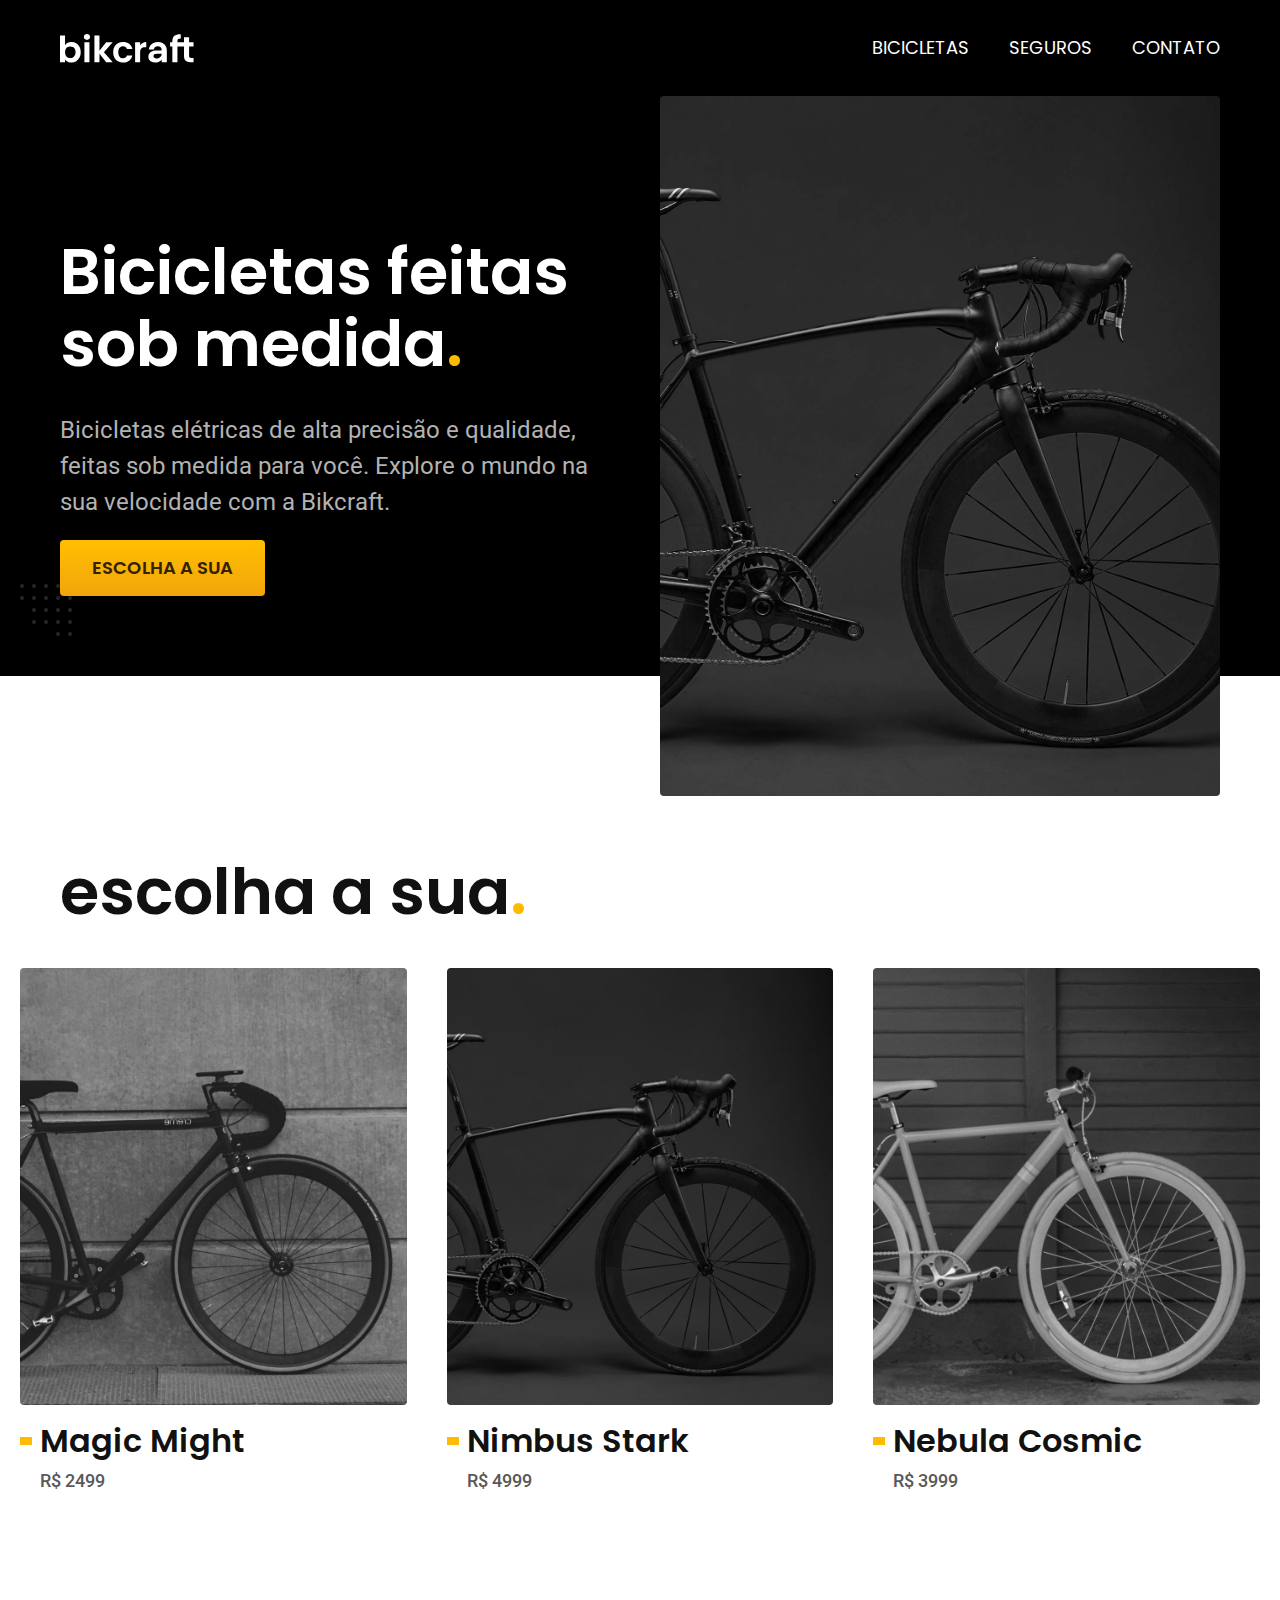
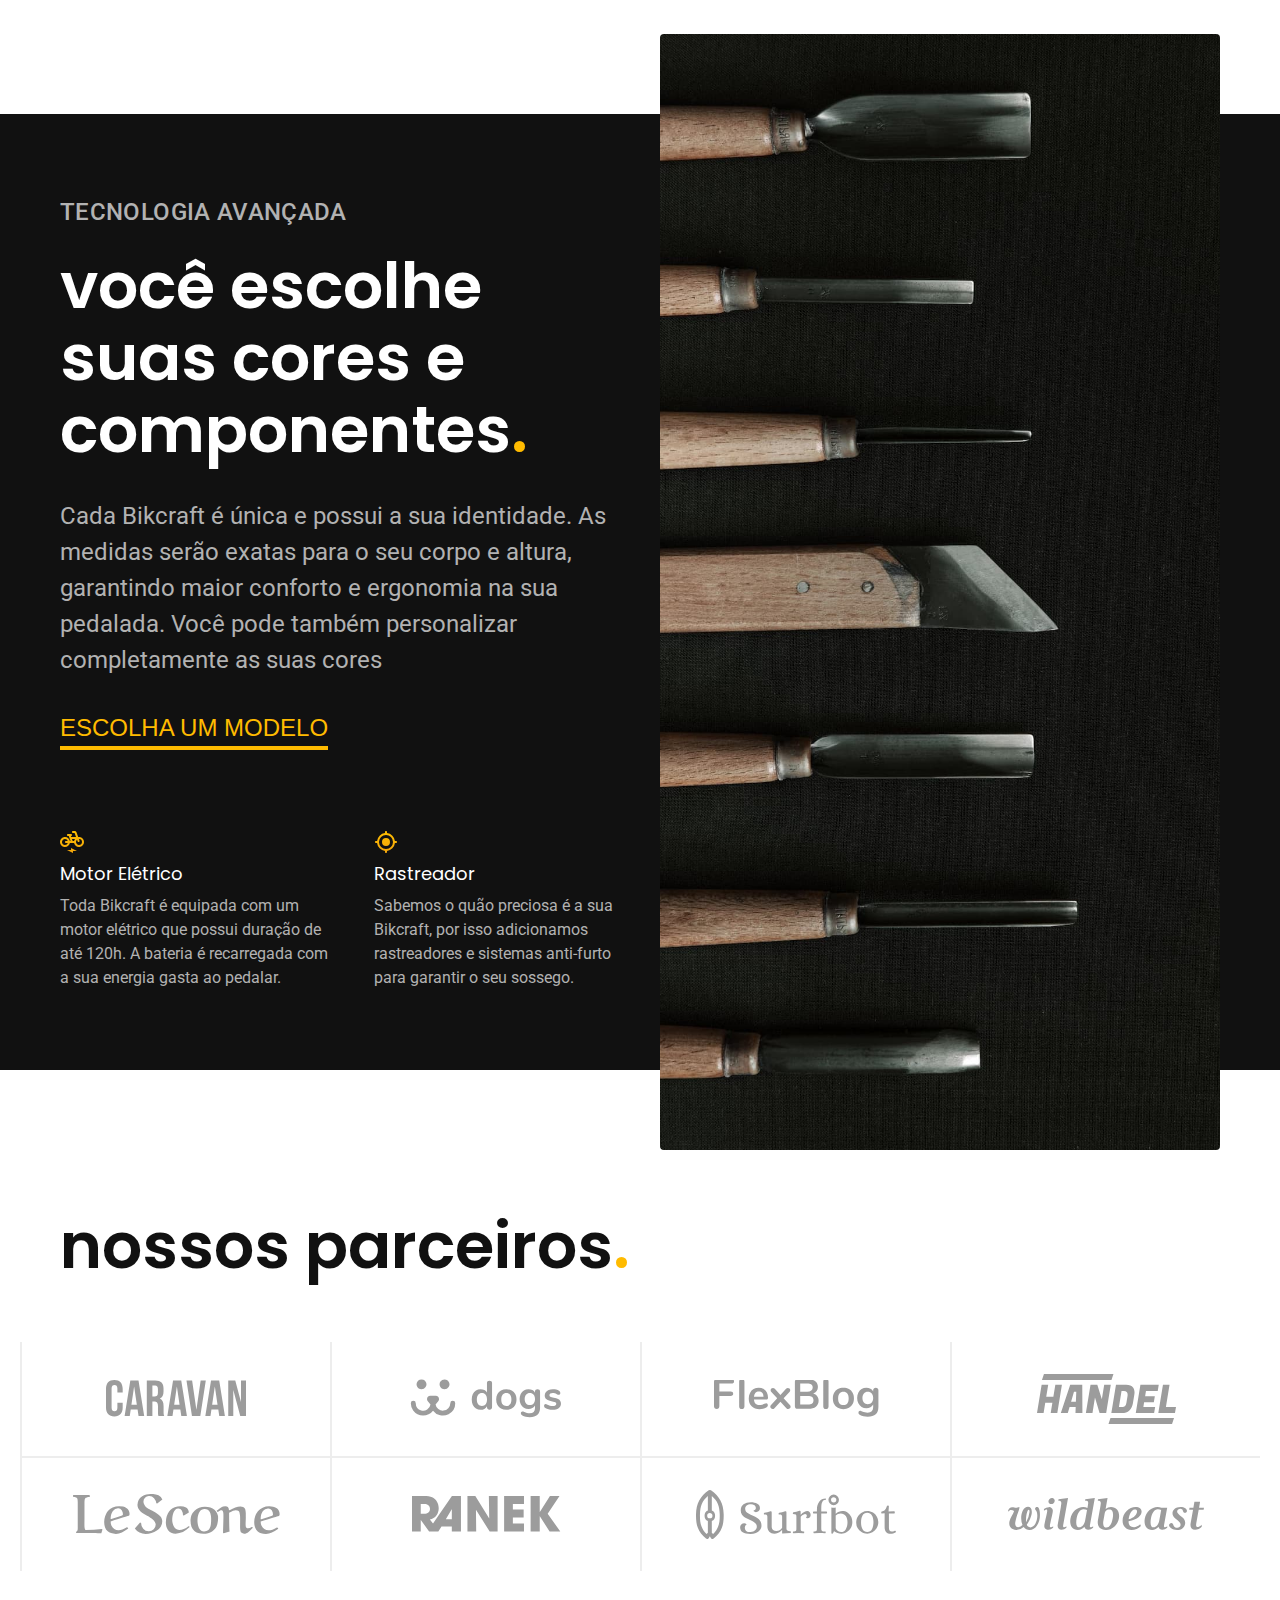
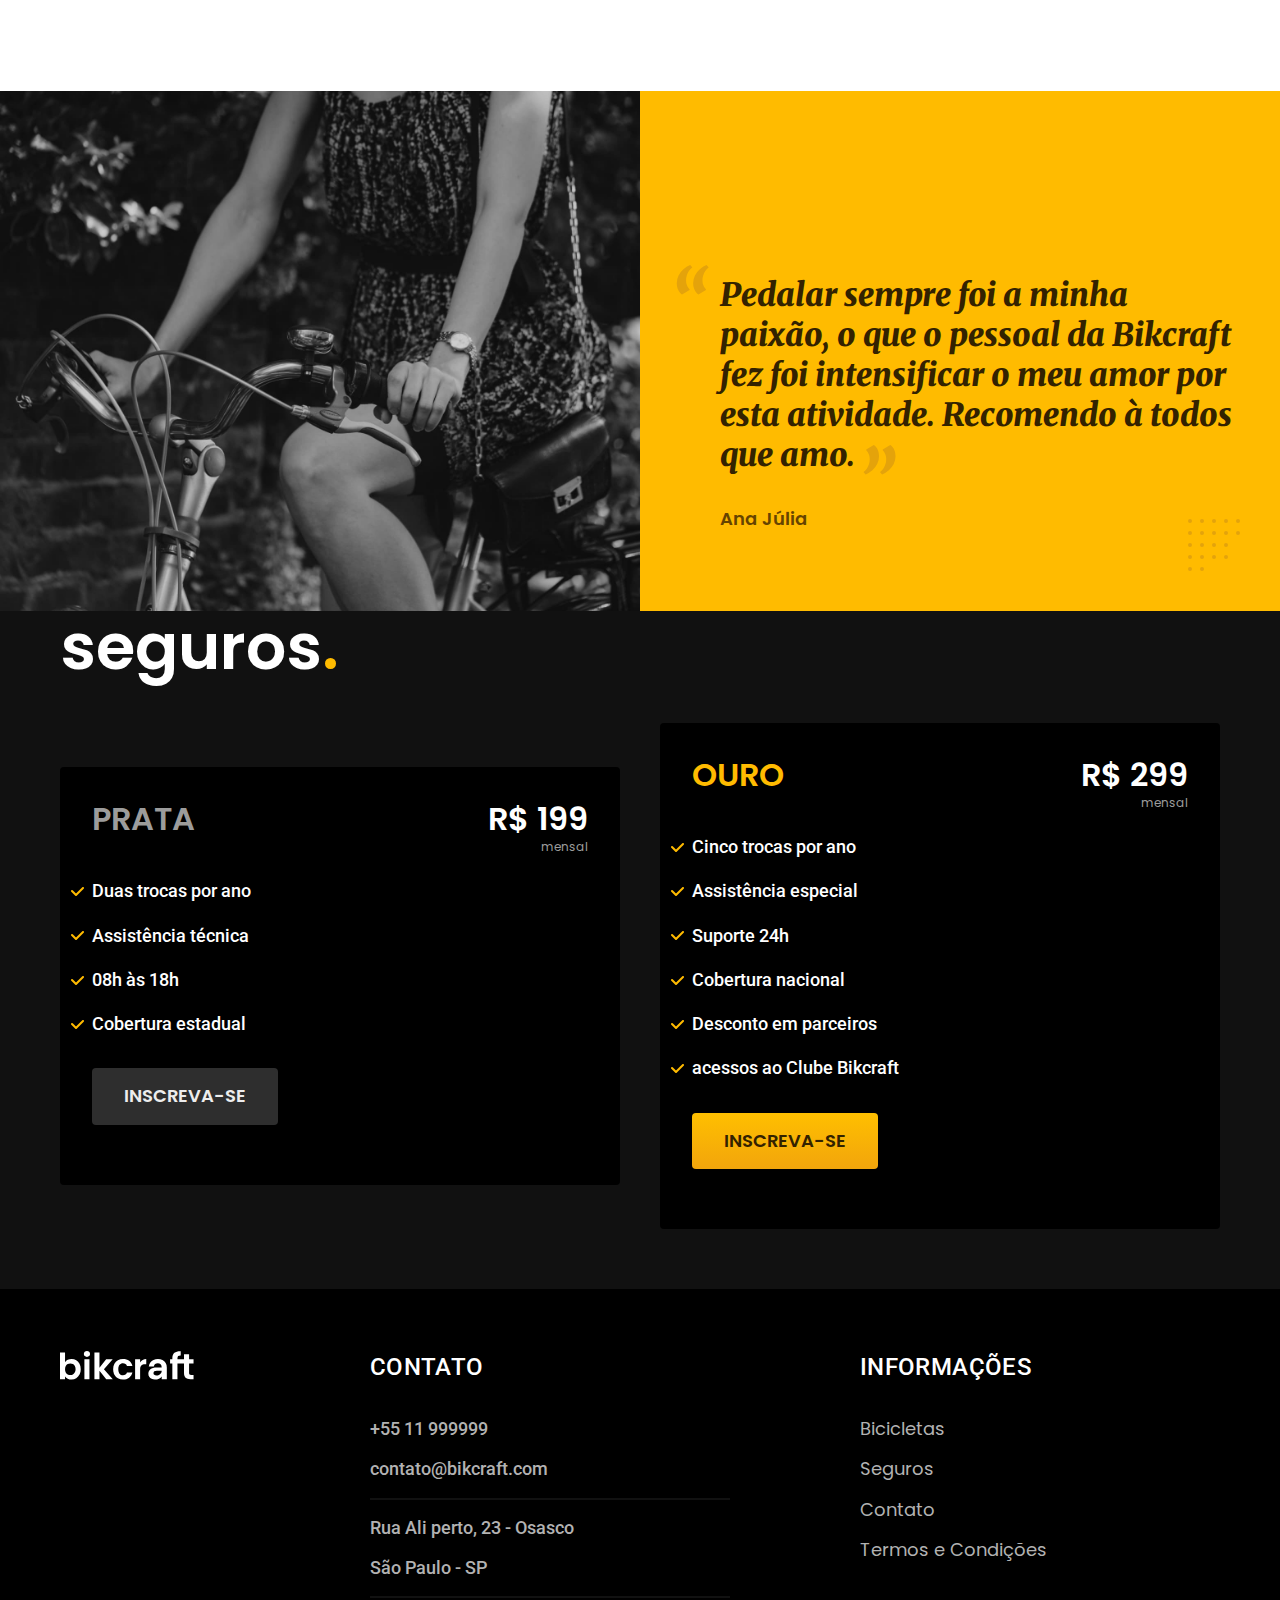
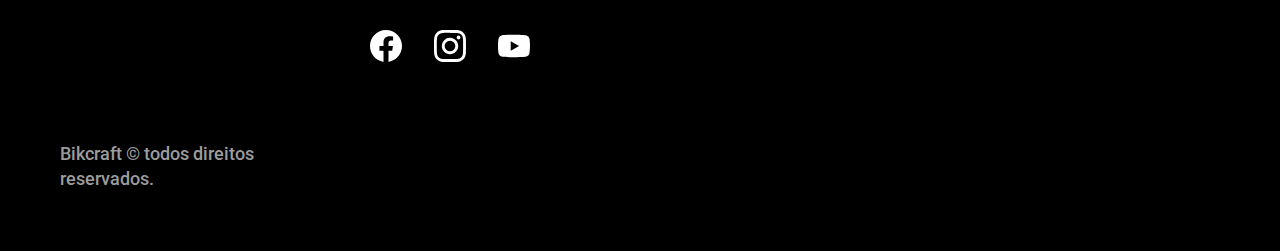
<file: index.html>
<!DOCTYPE html>
<html lang="pt-br">
<head>
    <meta charset="UTF-8">
    <meta name="viewport" content="width=device-width, initial-scale=1.0">
    <meta name="description" content="Bicicletas elétricas de alta precisão e qualidade, 
    feitas sob medida para você. Explore o mundo na sua velocidade com a Bikcraft.">
    <link rel="preload" href="./style.css" as="style">
    <link rel="stylesheet" href="./style.css">
    <link rel="icon" href="./img/icones/bikefav.svg" type="image/svg+xml">
    <link rel="preconnect" href="https://fonts.googleapis.com">
    <link rel="preconnect" href="https://fonts.gstatic.com" crossorigin>
    <link href="https://fonts.googleapis.com/css2?family=Merriweather:ital,wght@1,900&family=Poppins:wght@400;600&family=Roboto:ital,wght@0,500;1,400&display=swap" rel="stylesheet">
    <title>Bikcraft |Biclicletas Elétricas </title>
</head>
<body>
    <header class="header-bg">
        <div class="header container">
            <a href="./index.html"><img src="./img/bikcraft.svg" width="136" height="32" alt="Bikcraft">
            </a>
        
        <nav aria-label="primaria">
            <ul class="header-menu font-1-m cor-0">
                <li><a href="./bicicletas.html">BICICLETAS</a></li>
                <li><a href="./seguros.html">SEGUROS</a></li>
                <li><a href="./contato.html">CONTATO</a></li>
            </ul>
        </nav>
    </div>
    </header>

<main class="introducao-bg ">
    <div class="introducao container">
        <div class="introducao-conteudo">
        <h1 class="font-1-xxl cor-0 fadeOnDown" data-anime="200">Bicicletas feitas sob medida<span class="cor-p1">.</span></h1>
        <p class="font-2-l cor-5 fadeOnDown" data-anime="400">Bicicletas elétricas de alta precisão e qualidade, feitas sob medida para você. 
        Explore o mundo na sua velocidade com a Bikcraft.</p>
        <a class="botao fadeOnDown" data-anime="600" href="./bicicletas.html">Escolha a sua</a>
    </div>
    <picture data-anime="800" class="fadeOnDown">
        <source media="(max-width:800px)" srcset="./img/bicicletas/nimbus.jpg">
        <img src="./img/fotos/introducao.jpg" alt="Bicicleta elétrica preta">
    </picture>
    
    </main>
    <article class="bicicletas-listas" >
    <h2 class="container font-1-xxl">escolha a sua<span class="cor-p1">.</span></h2>

    <ul>
        <li>
            <a href="./bicicletas/magic.html">
            <img src="./img/bicicletas/magic-home.jpg" alt="Bicicleta magic">
            <h3 class="font-1-xl">Magic Might</h3>
            <span class="font-2-m cor-8">R$ 2499</span>
            </a>
        </li>

        <li>
            <a href="./bicicletas/nimbus.html">
            <img src="./img/bicicletas/nimbus-home.jpg" alt="Bicicleta Nimbus">
            <h3 class="font-1-xl">Nimbus Stark</h3>
            <span class="font-2-m cor-8">R$ 4999</span>
            </a>
        </li>

        <li>
            <a href="./bicicletas/nebula.html">
            <img src="./img/bicicletas/nebula-home.jpg" alt="Bicicleta Nebula">
            <h3 class="font-1-xl">Nebula Cosmic</h3>
            <span class="font-2-m cor-8">R$ 3999</span>
            </a>
        </li>
    </ul>
</article>


<article class="tecnologia-bg">
    <div class="tecnologia container">
        <div class="tecnologia-conteudo">
            <span class="font-2-l-b cor-5">Tecnologia Avançada</span>
            <h2 class="font-1-xxl cor-0">você escolhe suas cores e componentes<span class="cor-p1">.</span></h2>
            <p class="font-2-l cor-5">Cada Bikcraft é única e possui a sua identidade. As medidas 
                serão exatas para o seu corpo e altura, garantindo
                 maior conforto e ergonomia na sua pedalada. Você pode 
                também personalizar completamente as suas cores</p>
                <a class="link" href="./bicicletas.html">Escolha um modelo</a>
                <div class="tecnologia-vantagens">
                <div>
                    <img src="./img/icones/eletrica.svg" alt="Icone eletrico">
                    <h3 class="font-1-m cor-0">Motor Elétrico</h3>
                    <p class="font-2-s cor-5">Toda Bikcraft é equipada com um motor elétrico que possui duração de até 
                        120h. A bateria é recarregada com a sua energia gasta ao pedalar.
                    </p>
                </div>

                <div>
                    <img src="./img/icones/rastreador.svg" alt="Icone rastreador">
                    <h3 class="font-1-m cor-0">Rastreador</h3>
                    <p class="font-2-s cor-5">Sabemos o quão preciosa é a sua Bikcraft, por isso
                     adicionamos rastreadores e sistemas anti-furto para garantir o seu sossego.
                    </p>
                </div>
            </div>
        </div>
            <div class="tecnologia-imagem">
                <img src="./img/fotos/tecnologia.jpg" alt="Imagem decorativa">
            </div>
        </div>
</article>

<section class="parceiros" aria-label="Nossos Parceiros">
    <h2 class="container font-1-xxl">nossos parceiros<span class="cor-p1">.</span></h2>

    <ul>
        <li><img src="./img/parceiros/caravan.svg" alt="Caravan"></li>
        <li><img src="./img/parceiros/dogs.svg" alt="Dogs"></li>
        <li><img src="./img/parceiros/flexblog.svg" alt="Flexblog"></li>
        <li><img src="./img/parceiros/handel.svg" alt="Handel"></li>
        <li><img src="./img/parceiros/lescone.svg" alt="Lescone"></li>
        <li><img src="./img/parceiros/ranek.svg" alt="Ranek"></li>
        <li><img src="./img/parceiros/surfbot.svg" alt="Surfbot"></li>
        <li><img src="./img/parceiros/wildbeast.svg" alt="Wildbeast"></li>
    </ul>
</section>
    <section class="depoimento" aria-label="Depoimento">
        <div>
            <img src="./img/fotos/depoimento.jpg" alt="Foto decorativa">
        </div>
            <div class="depoimento-conteudo">
                <blockquote class="font-1-xl cor-p5">
                    <p>Pedalar sempre foi a minha paixão, o que o pessoal da 
                        Bikcraft fez foi intensificar o meu amor por esta atividade. 
                        Recomendo à todos que amo.</p>
                    
                </blockquote>
                <span class="font-1-m-b cor-p4">Ana Júlia</span>
            </div>
    </section>
    <article class="seguros-bg">
        <div class="seguros container">
            <h2 class="font-1-xxl cor-0">seguros<span class="cor-p1">.</span></h2>
            <div class="seguros-item">
            <h3 class="font-1-xl cor-6 ">PRATA</h3>
            <span class="font-1-xl cor-0">R$ 199 <span class="font-1-xs cor-6">mensal</span></span>
            <ul class="font-2-m cor-0">
                <li>Duas trocas por ano </li>
                <li>Assistência técnica</li>
                <li> 08h às 18h</li>
                <li>Cobertura estadual</li> 
            </ul>
            <a class="botao secundario" href="./orcamento.html">Inscreva-se</a>
            </div>
            <div class="seguros-item">
                <h3 class="font-1-xl cor-p1 ">OURO</h3>
                <span class="font-1-xl cor-0">R$ 299 <span class="font-1-xs cor-6">mensal</span></span>
                <ul class="font-2-m cor-0">
                    <li>Cinco trocas por ano </li>
                    <li>Assistência especial</li>
                    <li>Suporte 24h</li>
                    <li>Cobertura nacional</li> 
                    <li>Desconto em parceiros</li> 
                    <li>acessos ao Clube Bikcraft</li> 
                </ul>
                <a class="botao" href="./orcamento.html">Inscreva-se</a>
            </div>
        </div>
    </article>

    <footer class="footer-bg">
        <div class="footer container">
            <img src="./img/bikcraft.svg" alt="Bikcraft">
            <div class="footer-contato">
                <h3 class="font-2-l-b cor-0">Contato</h3>
                <ul class="cor-5 font-2-m">
                    <li><a href="tel:+5511999999">+55 11 999999</a></li>
                    <li><a href="mailto:contato@bikcraft.com">contato@bikcraft.com</a></li>
                    <li>Rua Ali perto, 23 - Osasco</li>
                    <li>São Paulo - SP</li>
                </ul>
                <div class="footer-redes">
                    <a href="./">
                        <img src="./img/redes/facebook.svg" alt="facebook" >
                    </a>
                    <a href="./">
                        <img src="./img/redes/instagram.svg" alt="insta">
                    </a>
                    <a href="./">
                        <img src="./img/redes/youtube.svg" alt="youtube">
                    </a>
                </div>
            </div>
            <div class="footer-info">
                <h3 class="font-2-l-b cor-0">Informações</h3>
                <nav>
                    <ul class="font-1-m cor-5">
                        <li><a href="./bicicletas.html">Bicicletas</a></li>
                        <li><a href="./seguros.html">Seguros</a></li>
                        <li><a href="./contato.html">Contato</a></li>
                        <li><a href="./termos.html">Termos e Condições</a></li>
                    </ul>
                </nav>
             </div>
             <p class=" footer-cop font-2-m cor-6">Bikcraft © todos direitos reservados.</p>
        </div>
 </footer>

    <script src="./js/plugins/simple-anime.js"></script>
    <script src="./js/script.js"></script>
    
</body>

</html>
</file>
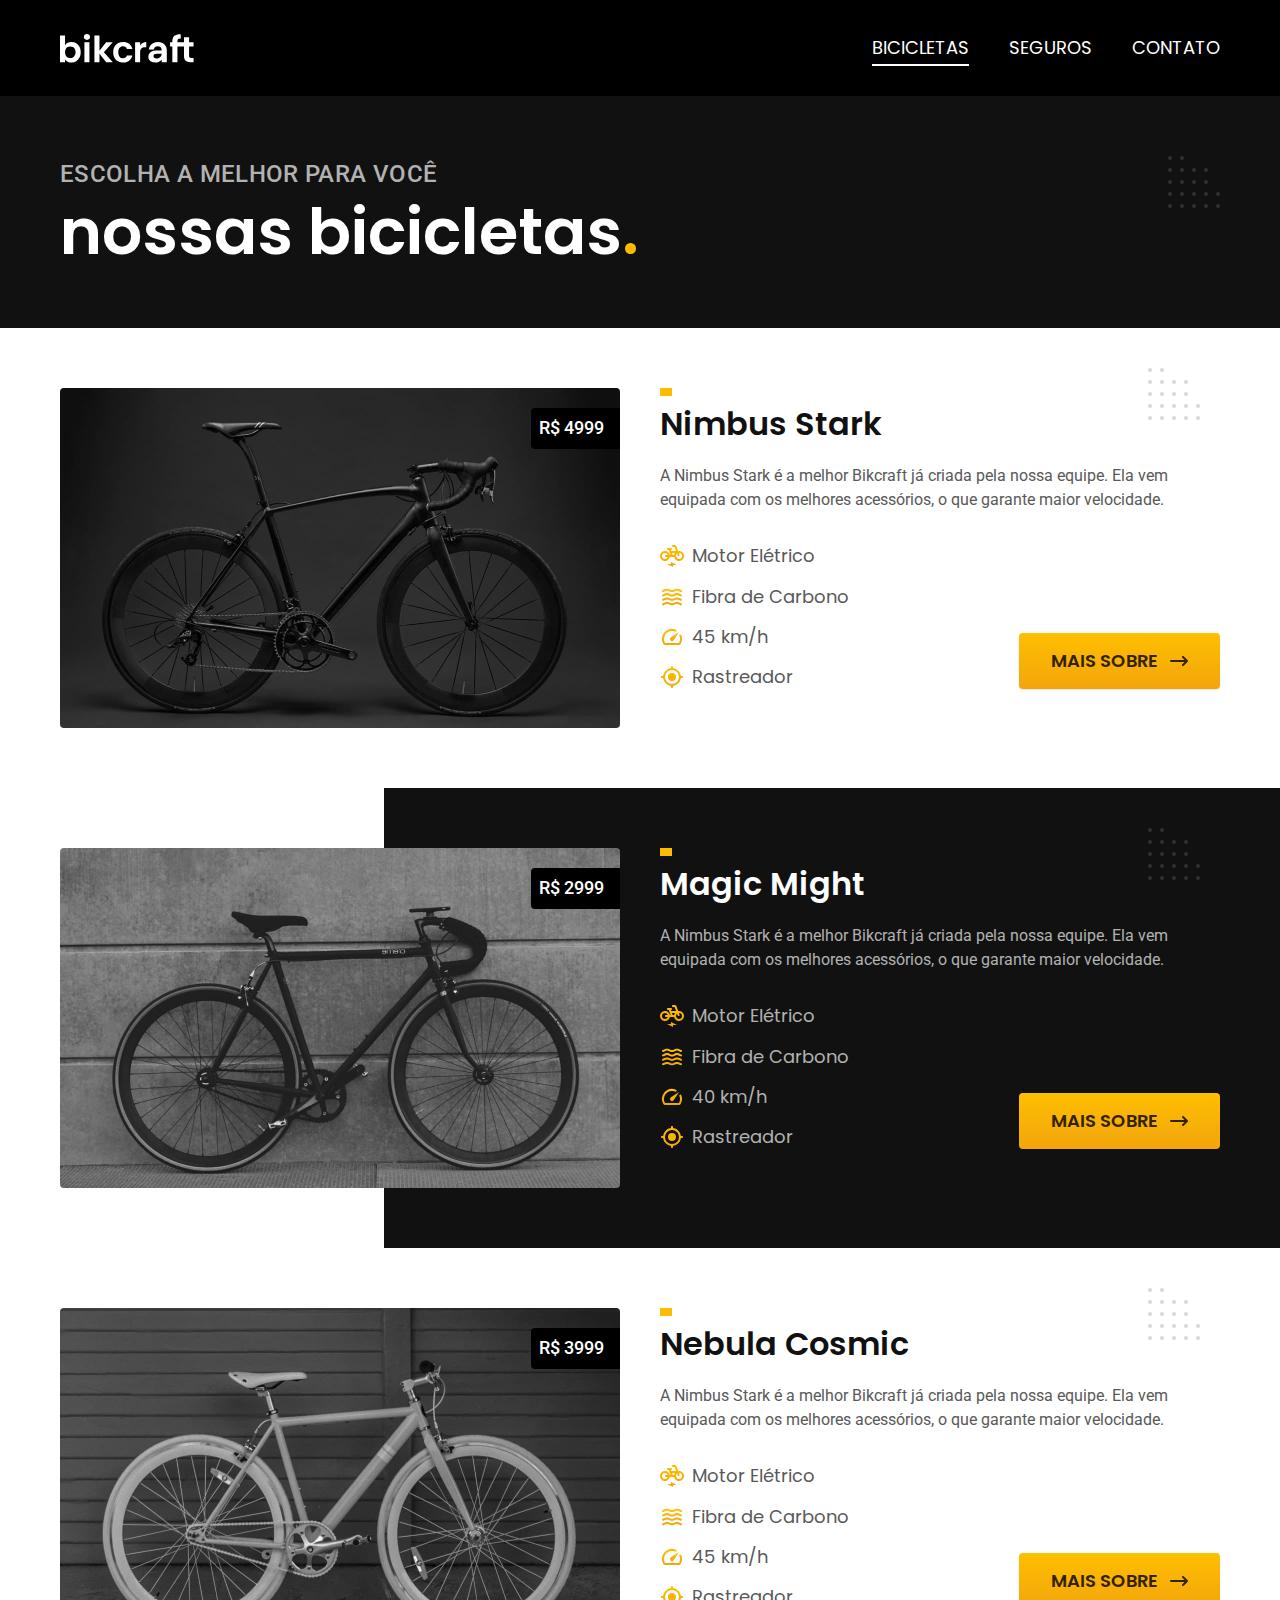
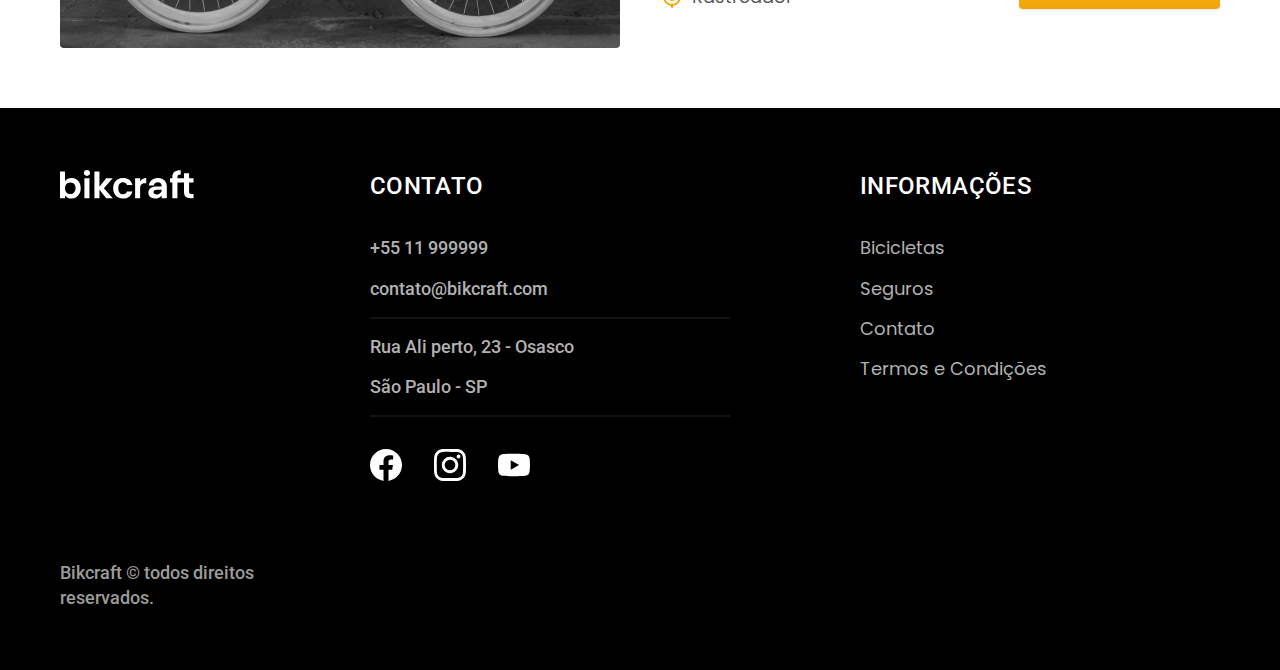
<file: bicicletas.html>
<!DOCTYPE html>
<html lang="pt-br">
<head>
    <meta charset="UTF-8">
    <meta name="viewport" content="width=device-width, initial-scale=1.0">
    <meta name="description" content="Termos e Condições da Bickcraft">
    <link rel="icon" href="./img/icones/bikefav.svg" type="image/svg+xml">
    <link rel="preload" href="./style.css" as="style">
    <link rel="stylesheet" href="./style.css">
    <link rel="preconnect" href="https://fonts.googleapis.com">
    <link rel="preconnect" href="https://fonts.gstatic.com" crossorigin>
    <link href="https://fonts.googleapis.com/css2?family=Merriweather:ital,wght@1,900&family=Poppins:wght@400;600&family=Roboto:ital,wght@0,500;1,400&display=swap" rel="stylesheet">
    <title>Bicicletas | Bickcraft </title>
</head>
<body id="bibicletas">
    <header class="header-bg">
        <div class="header container">
            <a href="./index.html"><img src="./img/bikcraft.svg" alt="Bikcraft">
            </a>
        
        <nav aria-label="primaria">
            <ul class="header-menu font-1-m cor-0">
                <li><a href="./bicicletas.html">BICICLETAS</a></li>
                <li><a href="./seguros.html">SEGUROS</a></li>
                <li><a href="./contato.html">CONTATO</a></li>
            </ul>
        </nav>
    </div>
    </header>

    <main>
        <div class="titulo-bg">
            <div class="titulo container">
                <p class="font-2-l-b cor-5">ESCOLHA A MELHOR PARA VOCÊ</p>
                <h1 class="font-1-xxl cor-0" >nossas bicicletas<span class="cor-p1">.</span></h1>
            </div>
        </div>

        <div class="bicicletas container">
                <div class="bicicletas-imagem">
                    <img src="./img/bicicletas/nimbus.jpg" alt="nimbus">
                    <span class="font-2-m cor-0">R$ 4999</span>
                </div>
                <div class="bicicletas-conteudo">
                    <h2 class="font-1-xl">Nimbus Stark</h2>
                    <p class="font-2-s cor-8">A Nimbus Stark é a melhor Bikcraft já criada pela nossa equipe. 
                    Ela vem equipada com os melhores acessórios, o que garante maior velocidade.</p>
                    <ul class="font-1-m cor-8">
                        <li><img src="./img/icones/eletrica.svg" alt="">
                            Motor Elétrico
                        </li>

                        <li><img src="./img/icones/carbono.svg" alt="">
                            Fibra de Carbono
                        </li>

                        <li><img src="./img/icones/velocidade.svg" alt="">
                            45 km/h
                        </li>

                        <li><img src="./img/icones/rastreador.svg" alt="">
                            Rastreador
                        </li>
                    </ul>   
                    <a  class="botao seta" href="./bicicletas/nimbus.html">Mais Sobre</a>
                </div>
            </div>
        

        <div class="bicicletas-bg">
            <div class="bicicletas container">
                <div class="bicicletas-imagem">
                    <img src="./img/bicicletas/magic.jpg" alt="magic">
                    <span class="font-2-m cor-0">R$ 2999</span>
                </div>
                <div class="bicicletas-conteudo">
                    <h2 class="font-1-xl cor-0">Magic Might</h2>
                    <p class="font-2-s cor-5">A Nimbus Stark é a melhor Bikcraft já criada pela nossa equipe. 
                    Ela vem equipada com os melhores acessórios, o que garante maior velocidade.</p>
                    <ul class="font-1-m cor-5">
                        <li><img src="./img/icones/eletrica.svg" alt="">
                            Motor Elétrico
                        </li>

                        <li><img src="./img/icones/carbono.svg" alt="">
                            Fibra de Carbono
                        </li>

                        <li><img src="./img/icones/velocidade.svg" alt="">
                            40 km/h
                        </li>

                        <li><img src="./img/icones/rastreador.svg" alt="">
                            Rastreador
                        </li>
                    </ul>
                    <a  class="botao seta" href="./bicicletas/magic.html">Mais Sobre</a>   
                </div>
            </div>
        </div>

            <div class="bicicletas container">
                <div class="bicicletas-imagem">
                    <img src="./img/bicicletas/nebula.jpg" alt="nebula">
                    <span class="font-2-m cor-0">R$ 3999</span>
                </div>
                <div class="bicicletas-conteudo">
                    <h2 class="font-1-xl">Nebula Cosmic</h2>
                    <p class="font-2-s cor-8">A Nimbus Stark é a melhor Bikcraft já criada pela nossa equipe. 
                    Ela vem equipada com os melhores acessórios, o que garante maior velocidade.</p>
                    <ul class="font-1-m cor-8">
                        <li><img src="./img/icones/eletrica.svg" alt="">
                            Motor Elétrico
                        </li>

                        <li><img src="./img/icones/carbono.svg" alt="">
                            Fibra de Carbono
                        </li>

                        <li><img src="./img/icones/velocidade.svg" alt="">
                            45 km/h
                        </li>

                        <li><img src="./img/icones/rastreador.svg" alt="">
                            Rastreador
                        </li>
                    </ul>
                    <a  class="botao seta" href="./bicicletas/nebula.html">Mais Sobre</a>   
                </div>
            </div>
       

    </main>

    <footer class="footer-bg">
        <div class="footer container">
            <img src="./img/bikcraft.svg" alt="Bikcraft">
            <div class="footer-contato">
                <h3 class="font-2-l-b cor-0">Contato</h3>
                <ul class="cor-5 font-2-m">
                    <li><a href="tel:+5511999999">+55 11 999999</a></li>
                    <li><a href="mailto:contato@bikcraft.com">contato@bikcraft.com</a></li>
                    <li>Rua Ali perto, 23 - Osasco</li>
                    <li>São Paulo - SP</li>
                </ul>
                <div class="footer-redes">
                    <a href="./index.html">
                        <img src="./img/redes/facebook.svg" alt="facebook" >
                    </a>
                    <a href="./index.html">
                        <img src="./img/redes/instagram.svg" alt="insta">
                    </a>
                    <a href="./index.html">
                        <img src="./img/redes/youtube.svg" alt="youtube">
                    </a>
                </div>
            </div>
            <div class="footer-info">
                <h3 class="font-2-l-b cor-0">Informações</h3>
                <nav>
                    <ul class="font-1-m cor-5">
                        <li><a href="./bicicletas.html">Bicicletas</a></li>
                        <li><a href="./seguros.html">Seguros</a></li>
                        <li><a href="./contato.html">Contato</a></li>
                        <li><a href="./termos.html">Termos e Condições</a></li>
                    </ul>
                </nav>
             </div>
             <p class=" footer-cop font-2-m cor-6">Bikcraft © todos direitos reservados.</p>
        </div>
 </footer>
    <script src="./js/script.js"></script>
</body>
</file>
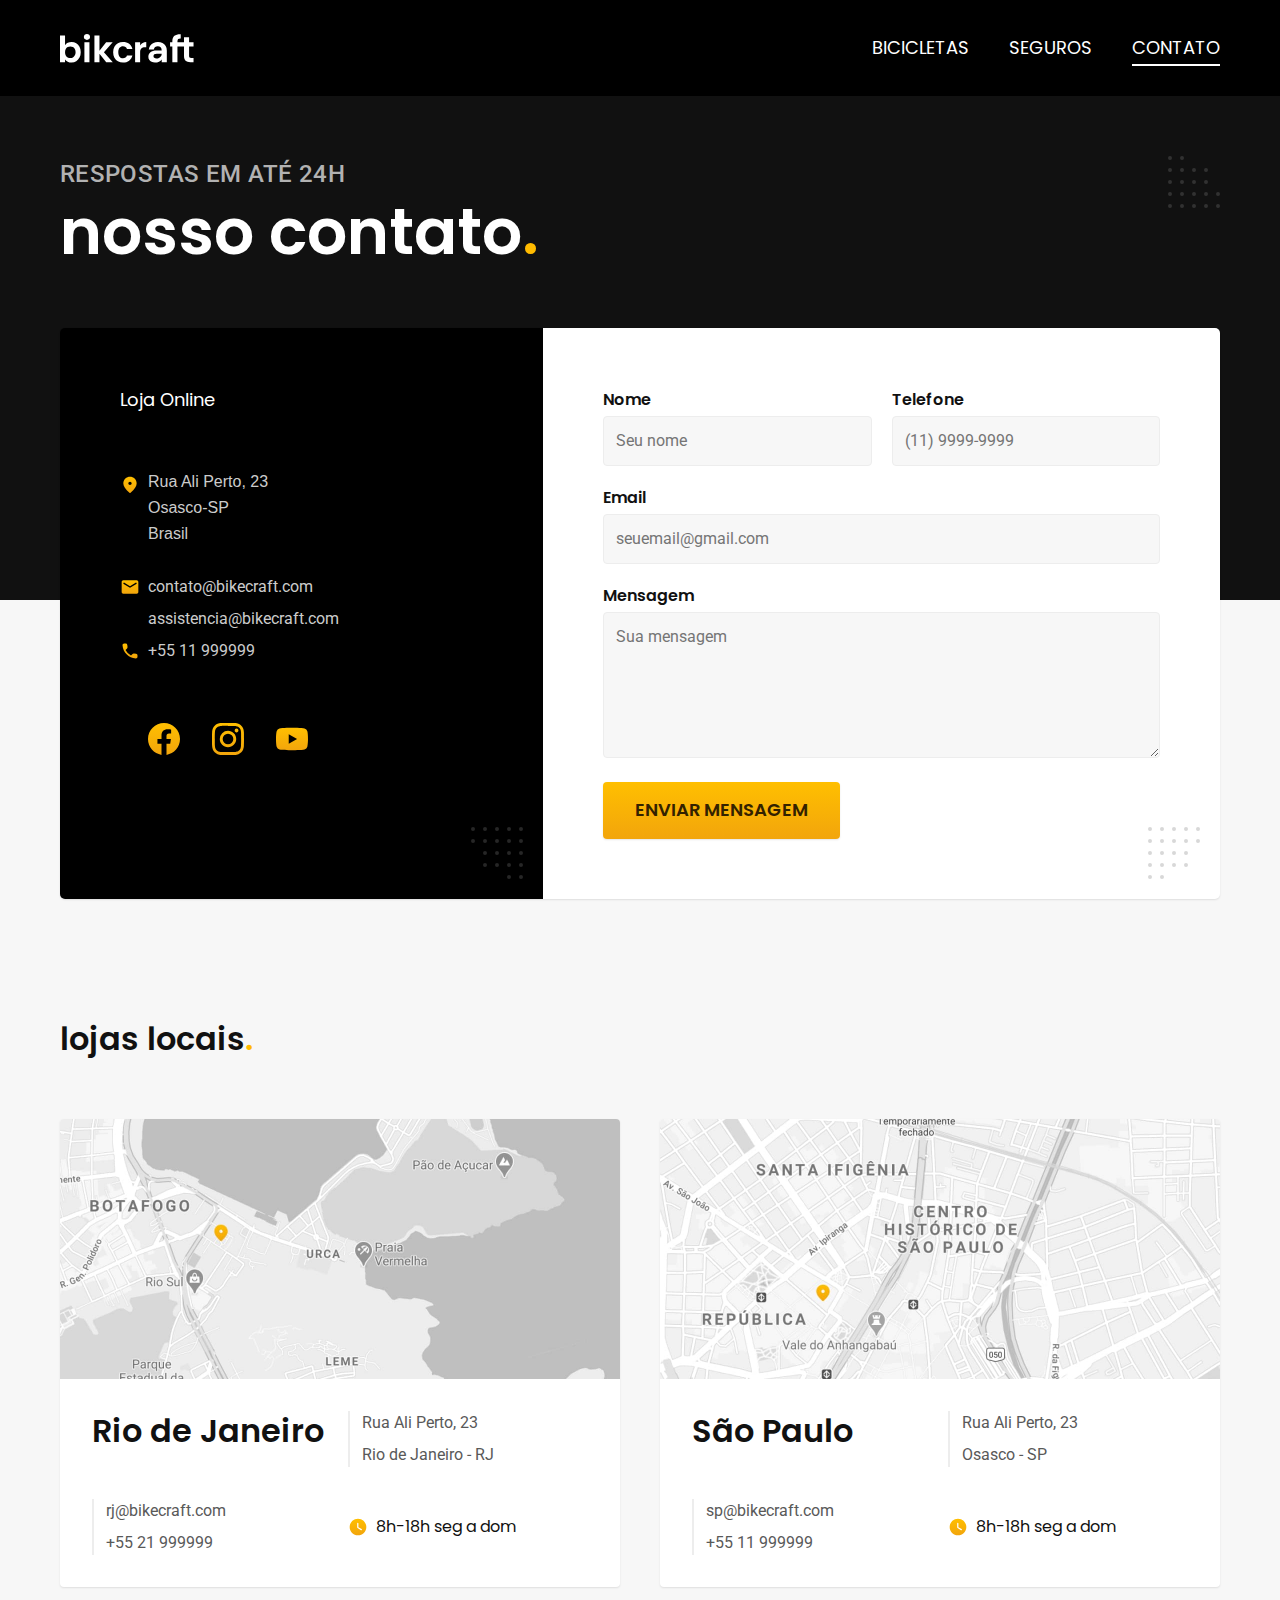
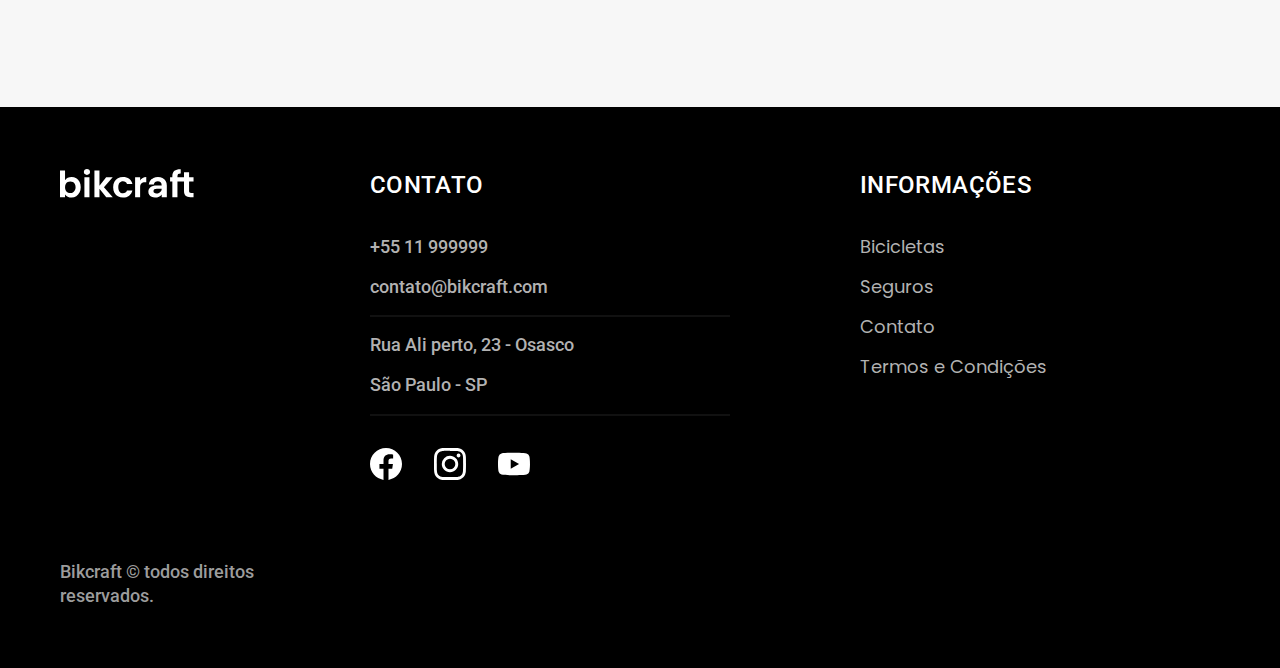
<file: contato.html>
<!DOCTYPE html>
<html lang="pt-br">
<head>
    <meta charset="UTF-8">
    <meta name="viewport" content="width=device-width, initial-scale=1.0">
    <meta name="description" content="Termos e Condições da Bickcraft">
    <link rel="icon" href="./img/icones/bikefav.svg" type="image/svg+xml">
    <link rel="preload" href="./style.css" as="style">
    <link rel="stylesheet" href="./style.css">
    <link rel="preconnect" href="https://fonts.googleapis.com">
    <link rel="preconnect" href="https://fonts.gstatic.com" crossorigin>
    <link href="https://fonts.googleapis.com/css2?family=Merriweather:ital,wght@1,900&family=Poppins:wght@400;600&family=Roboto:ital,wght@0,500;1,400&display=swap" rel="stylesheet">
    <title>Contato| Bickcraft </title>
</head>
<body id="contato">
    <header class="header-bg">
        <div class="header container">
            <a href="./index.html"><img src="./img/bikcraft.svg" alt="Bikcraft">
            </a>
        
        <nav aria-label="primaria">
            <ul class="header-menu font-1-m cor-0">
                <li><a href="./bicicletas.html">BICICLETAS</a></li>
                <li><a href="./seguros.html">SEGUROS</a></li>
                <li><a href="./contato.html">CONTATO</a></li>
            </ul>
        </nav>
    </div>
    </header>

    <main>
        <div class="titulo-bg">
            <div class="titulo container">
                <p class="font-2-l-b cor-5">respostas em até 24h</p>
                <h1 class="font-1-xxl cor-0" >nosso contato<span class="cor-p1">.</span></h1>
            </div>
        </div>
         
        <div class="contato container">
            <section class="contato-dados" aria-label="Endereço">
                <h2 class="font-1-m cor-0">Loja Online</h2>
                <div class="contato-endereco font-2-l-s cor-4">
                    <p>Rua Ali Perto, 23</p>
                    <p> Osasco-SP</p>
                    <p>Brasil</p>
                </div>
                    <address class="contato-meios font-2-s cor-4">
                        <a href="mailto:contato@bikecraft.com">contato@bikecraft.com</a>
                        <a href="mailto:assistencia@bikecraft.com">assistencia@bikecraft.com</a>
                        <a href="tel:+5511999999">+55 11 999999</a>
                    </address>
                
                <div class="contato-redes">
                    <a href="./index.html">
                        <img src="./img/redes/facebook-p.svg" alt="facebook" >
                    </a>
                    <a href="./index.html">
                        <img src="./img/redes/instagram-p.svg" alt="insta">
                    </a>
                    <a href="./index.html">
                        <img src="./img/redes/youtube-p.svg" alt="youtube">
                    </a>
                </div>        
            
            </section>
            <section class="contato-formulario" aria-label="Formulário">
                <form class="form" action="./contato.html">
                    <div>
                        <label for="nome">Nome</label>
                        <input type="text" id="nome" name="nome" placeholder="Seu nome">
                    </div>

                    <div>
                        <label for="telefone">Telefone</label>
                        <input type="text" id="telefone" name="telefone" placeholder="(11) 9999-9999">
                    </div>

                    
                    <div class="col-2">
                        <label for="email">Email</label>
                        <input type="email" id="email" name="email" placeholder="seuemail@gmail.com" required>
                    </div>

                    <div class="col-2">
                        <label for="mensagem">Mensagem</label>
                        <textarea rows="5" type="mensagem" id="mensagem" name="mensagem" placeholder="Sua mensagem"></textarea>
                    </div>
                    <button class=" col-2 botao">Enviar Mensagem</button>
                </form>
            </section>
        </div>
    </main>

    <article class="lojas container">
        <h2 class="font-1-xl">lojas locais<span class="cor-p1">.</span></h2>
        <div class="lojas-item">
            <img src="./img/lojas/rj.jpg" alt="Rio de Janeiro">
            <div class="lojas-conteudo">
                <h3 class="font-1-xl">Rio de Janeiro</h3>
            <div class="lojas-dados font-2-s cor-8">
                <p>Rua Ali Perto, 23</p>
                <p>Rio de Janeiro - RJ</p>
            </div>
                <div class="lojas-dados font-2-s cor-8">
                    <a href="mailto:rj@bikecraft.com">rj@bikecraft.com</a>
                    <a href="tel:+5521999999">+55 21 999999</a>
            </div>
            <p class="lojas-tempo font-1-s"><img src="./img/icones/horario.svg" alt="">  8h-18h seg a dom</p>
        </div>
    </div>

        <div class="lojas-item">
            <img src="./img/lojas/sp.jpg" alt="São Paulo">
            <div class="lojas-conteudo">
                <h3 class="font-1-xl">São Paulo</h3>
            <div class="lojas-dados font-2-s cor-8">
                <p>Rua Ali Perto, 23</p>
                <p>Osasco - SP</p>
            </div>
                <div class="lojas-dados font-2-s cor-8">
                    <a href="mailto:sp@bikecraft.com">sp@bikecraft.com</a>
                    <a href="tel:+5511999999">+55 11 999999</a>
            </div>
            <p class="lojas-tempo font-1-s"><img src="./img/icones/horario.svg" alt="">  8h-18h seg a dom</p>
            </div>
        </div>

    </article>

    <footer class="footer-bg">
        <div class="footer container">
            <img src="./img/bikcraft.svg" alt="Bikcraft">
            <div class="footer-contato">
                <h3 class="font-2-l-b cor-0">Contato</h3>
                <ul class="cor-5 font-2-m">
                    <li><a href="tel:+5511999999">+55 11 999999</a></li>
                    <li><a href="mailto:contato@bikcraft.com">contato@bikcraft.com</a></li>
                    <li>Rua Ali perto, 23 - Osasco</li>
                    <li>São Paulo - SP</li>
                </ul>
                <div class="footer-redes">
                    <a href="./index.html">
                        <img src="./img/redes/facebook.svg" alt="facebook" >
                    </a>
                    <a href="./index.html">
                        <img src="./img/redes/instagram.svg" alt="insta">
                    </a>
                    <a href="./index.html">
                        <img src="./img/redes/youtube.svg" alt="youtube">
                    </a>
                </div>
            </div>
            <div class="footer-info">
                <h3 class="font-2-l-b cor-0">Informações</h3>
                <nav>
                    <ul class="font-1-m cor-5">
                        <li><a href="./bicicletas.html">Bicicletas</a></li>
                        <li><a href="./seguros.html">Seguros</a></li>
                        <li><a href="./contato.html">Contato</a></li>
                        <li><a href="./termos.html">Termos e Condições</a></li>
                    </ul>
                </nav>
             </div>
             <p class=" footer-cop font-2-m cor-6">Bikcraft © todos direitos reservados.</p>
        </div>
 </footer>


 <script src="./js/script.js"></script>


</body>
</file>
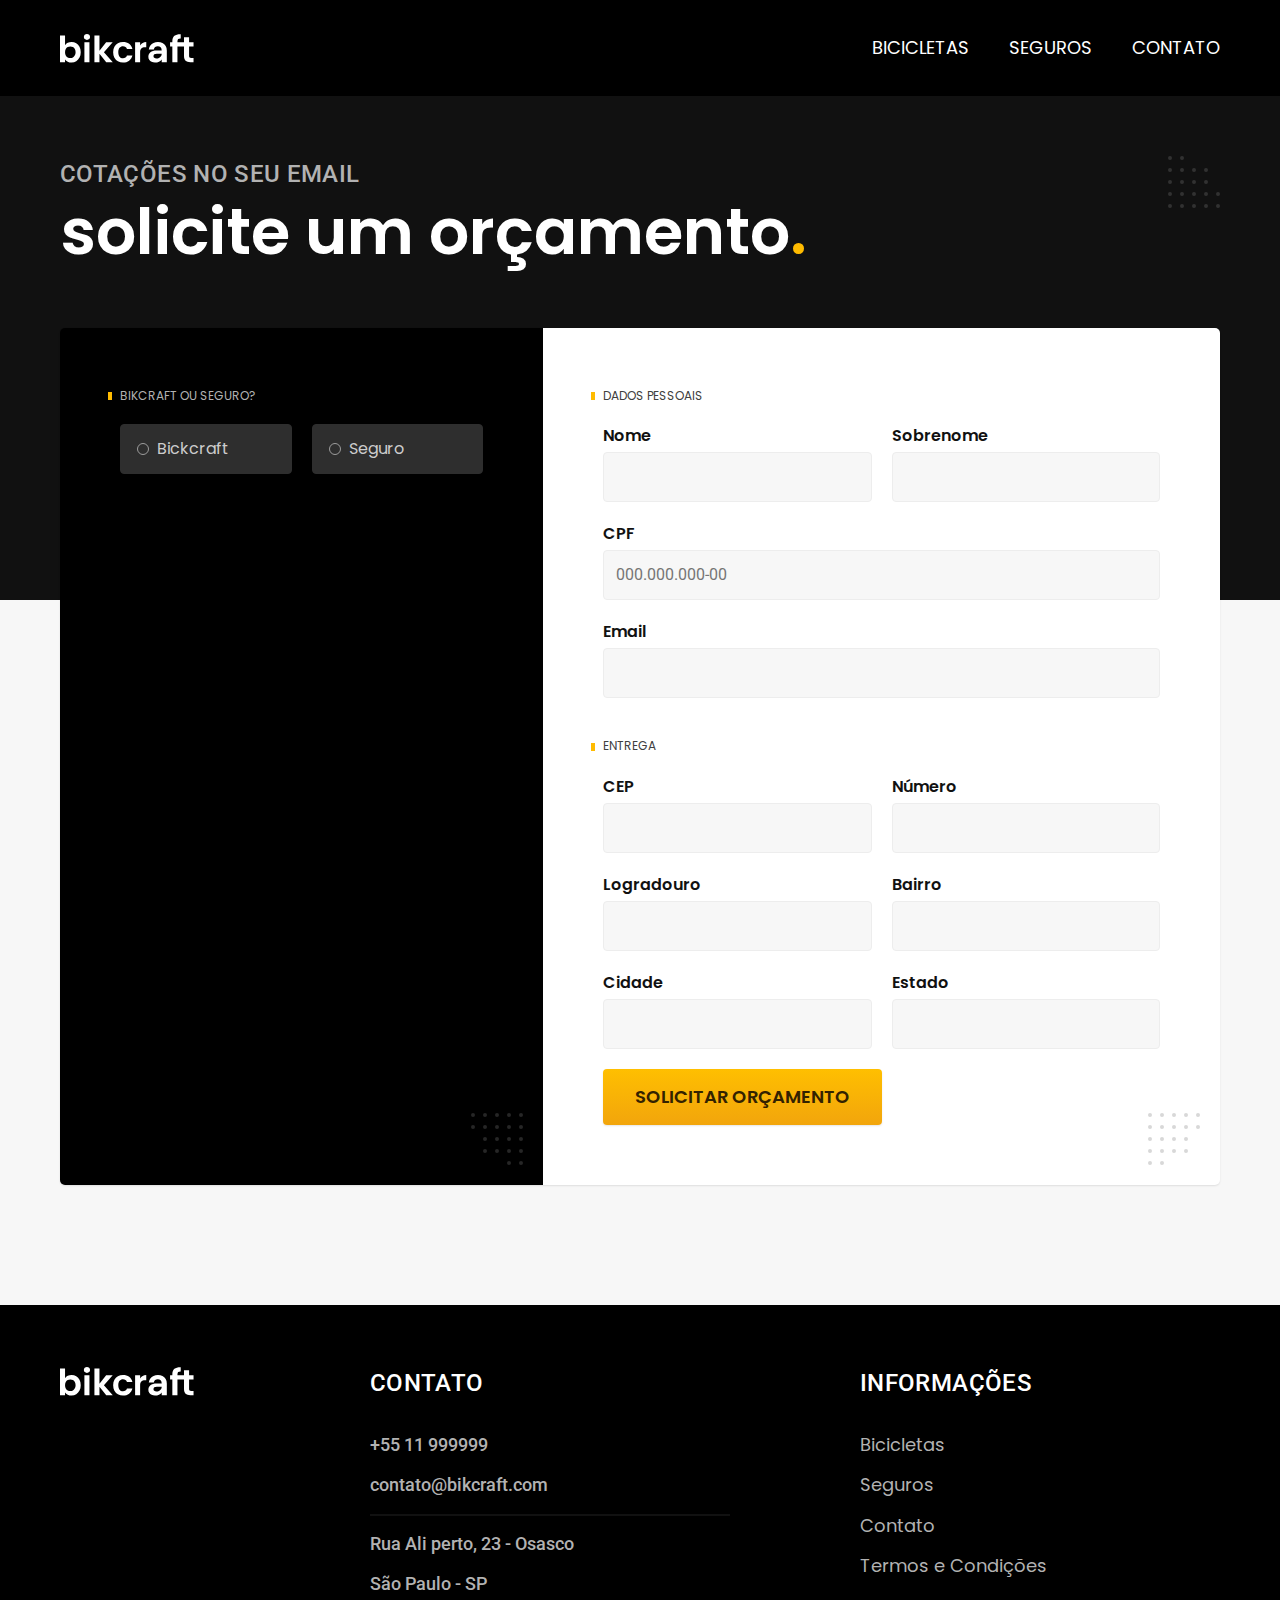
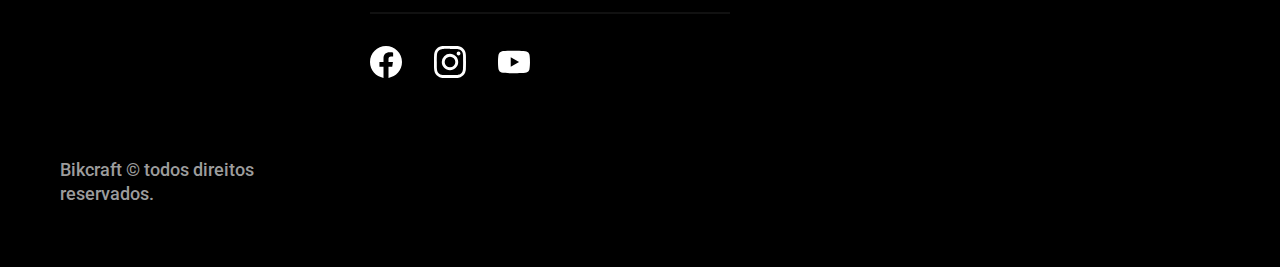
<file: orcamento.html>
<!DOCTYPE html>
<html lang="pt-br">
<head>
    <meta charset="UTF-8">
    <meta name="viewport" content="width=device-width, initial-scale=1.0">
    <meta name="description" content="Termos e Condições da Bickcraft">
    <link rel="icon" href="./img/icones/bikefav.svg" type="image/svg+xml">
     <link rel="preload" href="./style.css" as="style">
    <link rel="stylesheet" href="./style.css">
    <link rel="preconnect" href="https://fonts.googleapis.com">
    <link rel="preconnect" href="https://fonts.gstatic.com" crossorigin>
    <link href="https://fonts.googleapis.com/css2?family=Merriweather:ital,wght@1,900&family=Poppins:wght@400;600&family=Roboto:ital,wght@0,500;1,400&display=swap" rel="stylesheet">
    <title> Orçamento | Bickcraft </title>
</head>
<body id="orcamento">
    <header class="header-bg">
        <div class="header container">
            <a href="./index.html"><img src="./img/bikcraft.svg" alt="Bikcraft">
            </a>
        
        <nav aria-label="primaria">
            <ul class="header-menu font-1-m cor-0">
                <li><a href="./bicicletas.html">BICICLETAS</a></li>
                <li><a href="./seguros.html">SEGUROS</a></li>
                <li><a href="./contato.html">CONTATO</a></li>
            </ul>
        </nav>
    </div>
    </header>

    <main>
        <div class="titulo-bg">
            <div class="titulo container">
                <p class="font-2-l-b cor-5">Cotações no seu email</p>
                <h1 class="font-1-xxl cor-0" >solicite um orçamento<span class="cor-p1">.</span></h1>
            </div>
        </div>
        
        <form class="orcamento container" action="./index.html">
            <div class="orcamento-produto"> 
            <h2 class="font-1-xs cor-5"> Bikcraft ou Seguro?</h2>

            <input type="radio" name="tipo" value="bickcraft" id="bickcraft">
            <label for="bickcraft">Bickcraft</label>

            <input type="radio" name="tipo" value="seguro" id="seguro">
            <label for="seguro">Seguro</label>

            <div class="orcamento-conteudo" id="orcamento-bickcraft">
                <h2 class="font-1-xs cor-5">Escolha a Sua</h2>
                
                <input type="radio" name="produto" value="nimbus" id="nimbus">
                <label for="nimbus">Nimbus Stark <span>R$4999</span></label>

                <div class="orcamento-detalhes">
                    <ul class="font-1-xs cor-8">
                        <li><img src="./img/icones/eletrica.svg" alt="">Motor eletrico</li>
                        <li><img src="./img/icones/carbono.svg" alt="">Fibra de carbono</li>
                        <li><img src="./img/icones/velocidade.svg" alt="">50km/h</li>
                        <li><img src="./img/icones/rastreador.svg" alt="">Rastreador</li>
                    </ul>
                    <img src="./img/bicicletas/nimbus.jpg" alt="Nimbus">
                </div>

                <input type="radio" name="produto" value="magic" id="magic">
                <label for="magic">Magic Might <span>R$2499</span></label> 

                <div class="orcamento-detalhes">
                    <ul class="font-1-xs cor-8">
                        <li><img src="./img/icones/eletrica.svg" alt="">Motor eletrico</li>
                        <li><img src="./img/icones/carbono.svg" alt="">Fibra de carbono</li>
                        <li><img src="./img/icones/velocidade.svg" alt="">40km/h</li>
                        <li><img src="./img/icones/rastreador.svg" alt="">Rastreador</li>
                    </ul>
                    <img src="./img/bicicletas/magic.jpg" alt="Nimbus">
                </div>

                <input type="radio" name="produto" value="nebula" id="nebula">
                <label for="nebula">Nebula Cosmic <span>R$3999</span> </label>

                <div class="orcamento-detalhes">
                    <ul class="font-1-xs cor-8">
                        <li><img src="./img/icones/eletrica.svg" alt="">Motor eletrico</li>
                        <li><img src="./img/icones/carbono.svg" alt="">Fibra de carbono</li>
                        <li><img src="./img/icones/velocidade.svg" alt="">40km/h</li>
                        <li><img src="./img/icones/rastreador.svg" alt="">Rastreador</li>
                    </ul>
                    <img src="./img/bicicletas/nebula.jpg" alt="Nimbus">
                </div>

            </div>

            <div class="orcamento-conteudo" id="orcamento-seguro">
                <h2 class="font-1-xs cor-5">Escolha o plano</h2>
                 
                <input type="radio" name="produto" value="prata" id="prata">
                <label for="prata">Prata <span>R$199</span></label>

                <input type="radio" name="produto" value="ouro" id="ouro">
                <label for="ouro">Ouro <span>R$299</span></label>

            </div>

        </div>
        
        <div class="orcamento-dados form">
            <h2 class="font-1-xs cor-9 col-2">dados pessoais</h2>
            <div>
                <label for="nome">Nome</label>
                <input type="text" id="nome" name="nome">
            </div>

             <div>
                <label for="sobrenome">Sobrenome</label>
                <input type="text" id="sobrenome" name="sobrenome">
            </div>

            <div class="col-2">
                <label for="cpf">CPF</label>
                <input type="text" id="cpf" name="cpf" placeholder="000.000.000-00">
            </div>

            <div class="col-2">
                <label for="email">Email</label>
                <input type="email" id="email" name="email" required>
            </div>

            <h2 class="font-1-xs cor-9 col-2">entrega</h2>
            
            <div>
                <label for="cep">CEP</label>
                <input type="text" id="cep" name="cep">
            </div>

            
            <div>
                <label for="numero">Número</label>
                <input type="text" id="numero" name="numero">
            </div>

            
            <div>
                <label for="logradouro">Logradouro</label>
                <input type="text" id="logradouro" name="logradouro">
            </div>

            
            <div>
                <label for="bairro">Bairro</label>
                <input type="text" id="bairro" name="bairro">
            </div>

            
            <div>
                <label for="cidade">Cidade</label>
                <input type="text" id="cidade" name="cidade">
            </div>

            
            <div>
                <label for="estado">Estado</label>
                <input type="text" id="estado" name="estado">
            </div>

            <button class="botao col-2">Solicitar Orçamento</button>

        </div>
        </form>
        
    </main>

    <footer class="footer-bg">
        <div class="footer container">
            <img src="./img/bikcraft.svg" alt="Bikcraft">
            <div class="footer-contato">
                <h3 class="font-2-l-b cor-0">Contato</h3>
                <ul class="cor-5 font-2-m">
                    <li><a href="tel:+5511999999">+55 11 999999</a></li>
                    <li><a href="mailto:contato@bikcraft.com">contato@bikcraft.com</a></li>
                    <li>Rua Ali perto, 23 - Osasco</li>
                    <li>São Paulo - SP</li>
                </ul>
                <div class="footer-redes">
                    <a href="./index.html">
                        <img src="./img/redes/facebook.svg" alt="facebook" >
                    </a>
                    <a href="./index.html">
                        <img src="./img/redes/instagram.svg" alt="insta">
                    </a>
                    <a href="./index.html">
                        <img src="./img/redes/youtube.svg" alt="youtube">
                    </a>
                </div>
            </div>
            <div class="footer-info">
                <h3 class="font-2-l-b cor-0">Informações</h3>
                <nav>
                    <ul class="font-1-m cor-5">
                        <li><a href="./bicicletas.html">Bicicletas</a></li>
                        <li><a href="./seguros.html">Seguros</a></li>
                        <li><a href="./contato.html">Contato</a></li>
                        <li><a href="./termos.html">Termos e Condições</a></li>
                    </ul>
                </nav>
             </div>
             <p class=" footer-cop font-2-m cor-6">Bikcraft © todos direitos reservados.</p>
        </div>
 </footer>

 <script src="./js/script.js"></script>

</body>
</file>
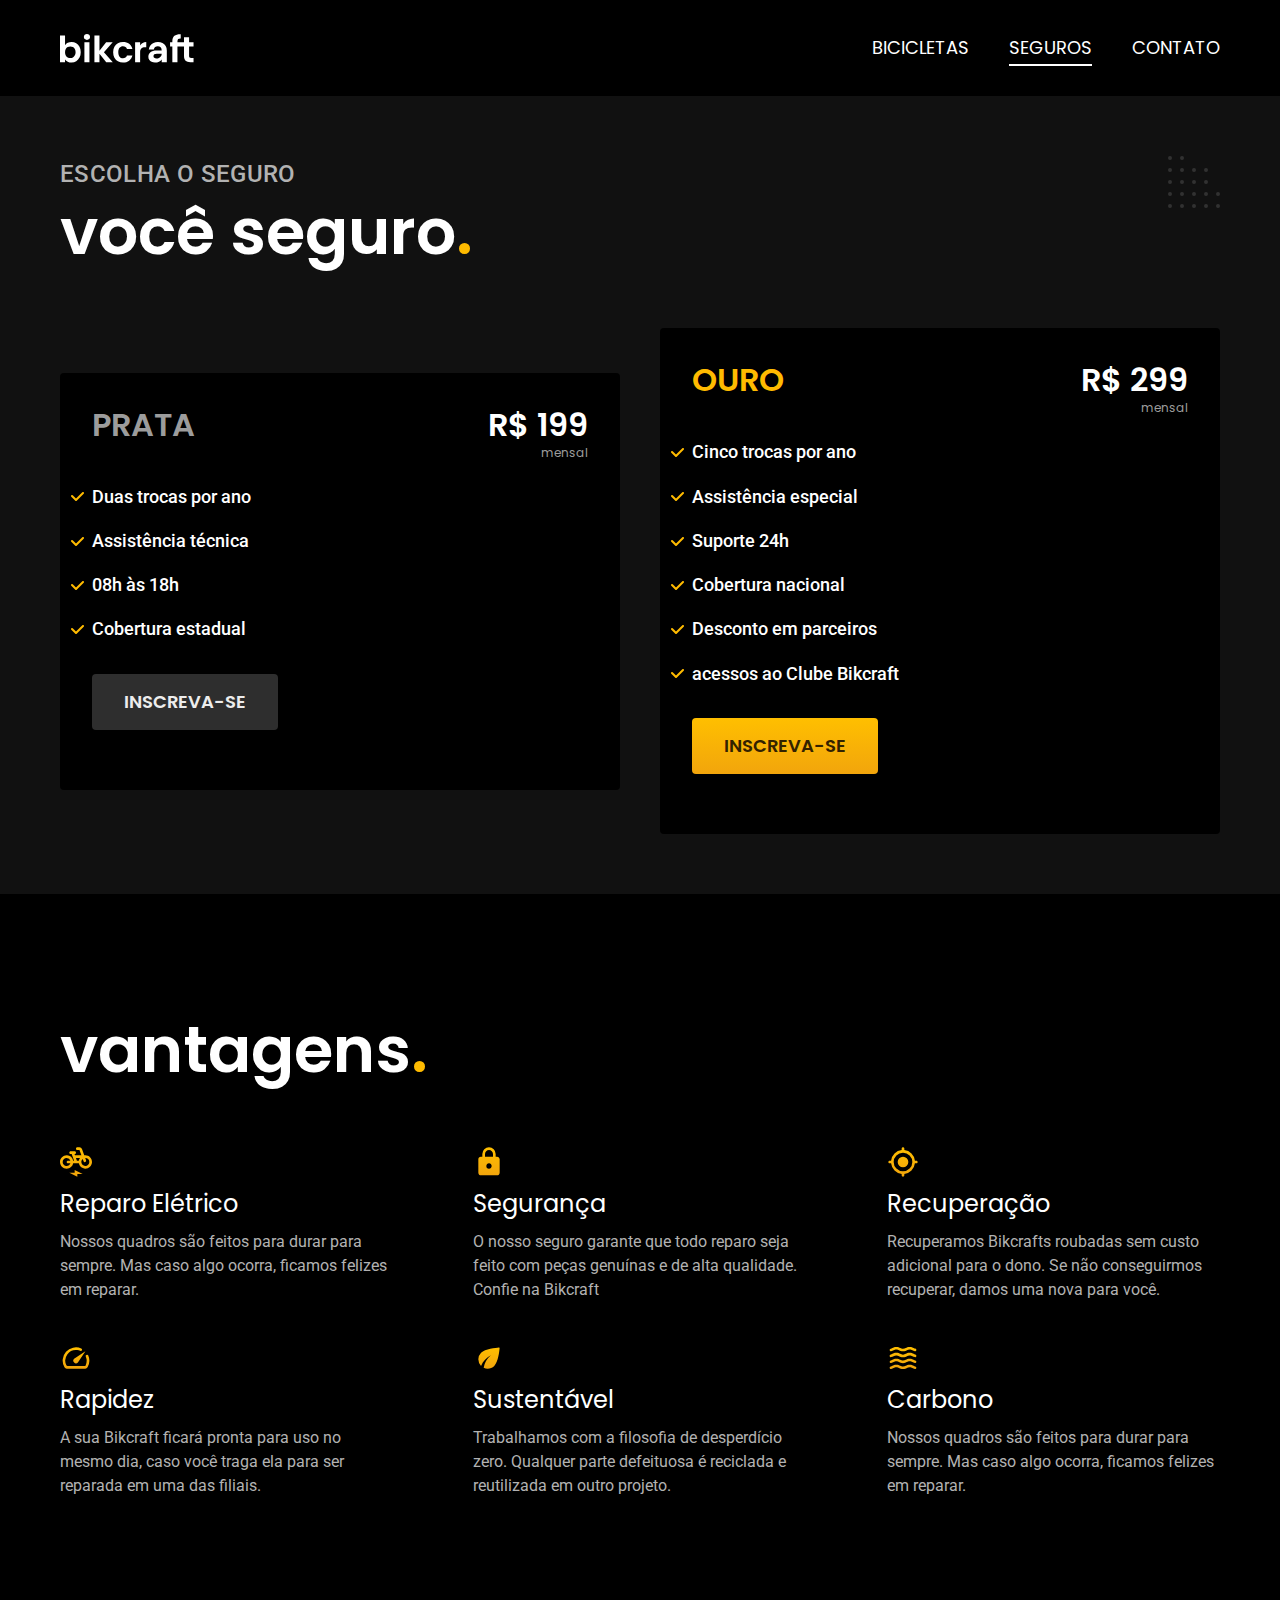
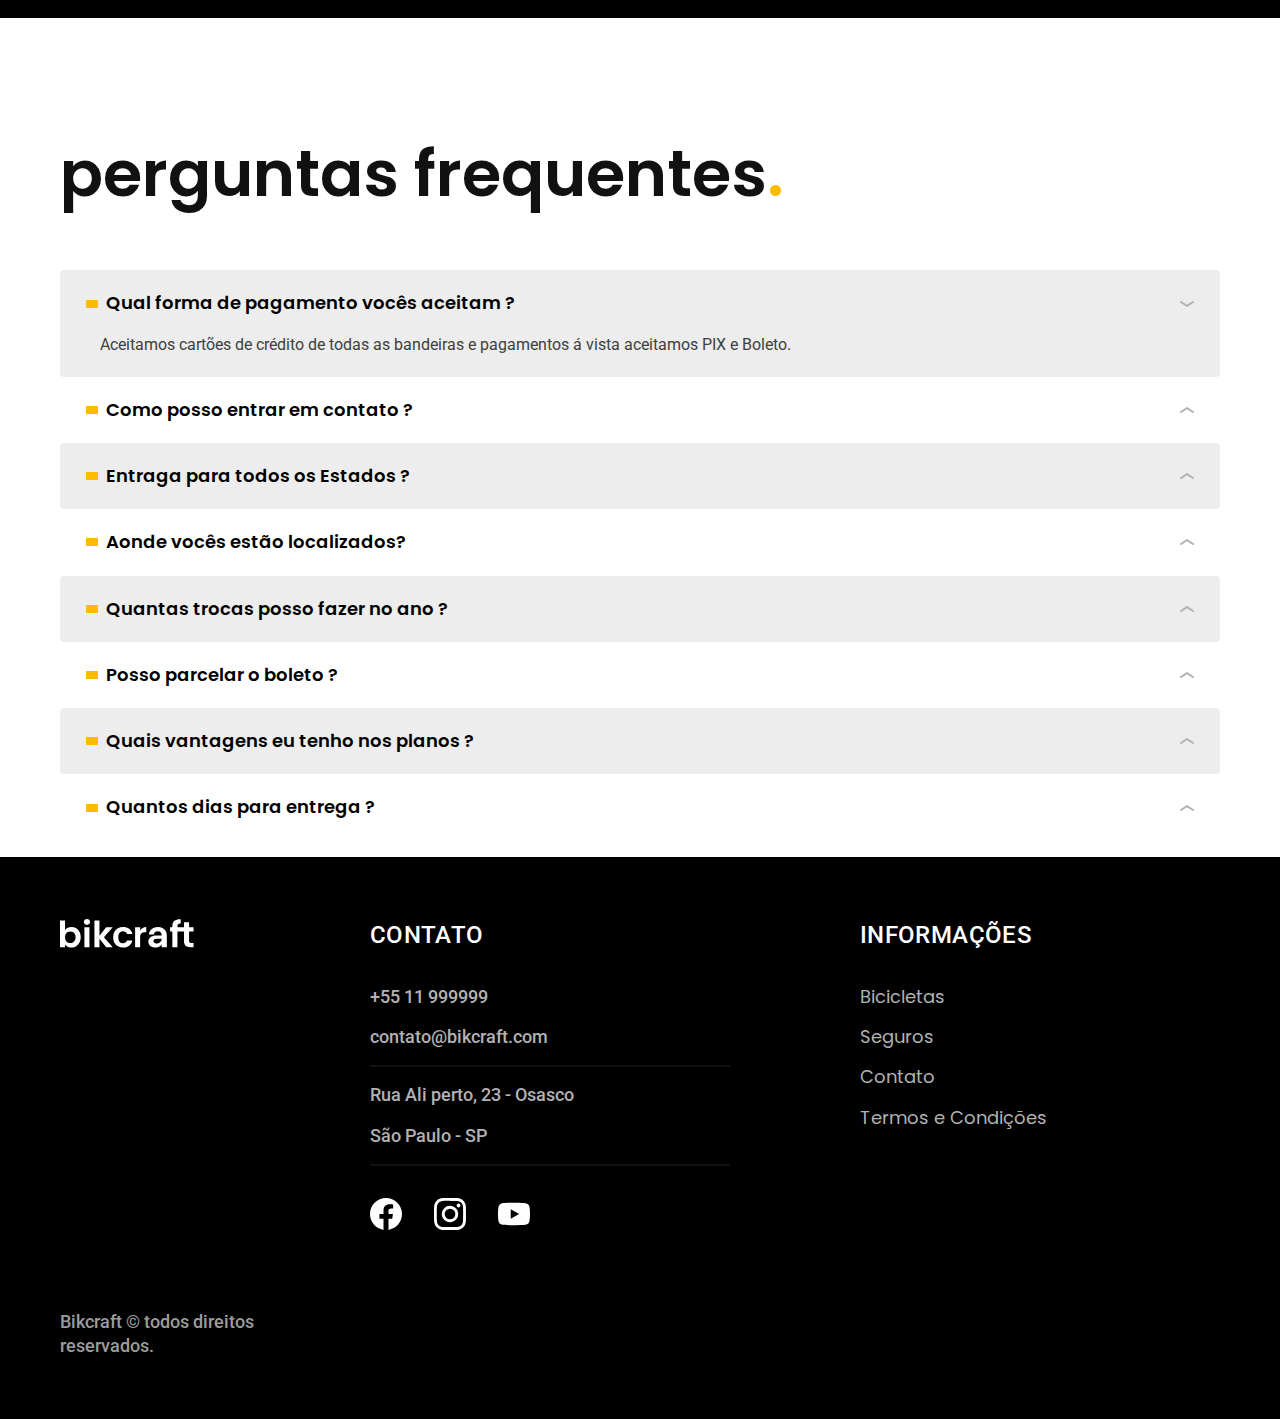
<file: seguros.html>
<!DOCTYPE html>
<html lang="pt-br">
<head>
    <meta charset="UTF-8">
    <meta name="viewport" content="width=device-width, initial-scale=1.0">
    <meta name="description" content="Termos e Condições da Bickcraft">
    <link rel="icon" href="./img/icones/bikefav.svg" type="image/svg+xml">
    <link rel="preload" href="./style.css" as="style">
    <link rel="stylesheet" href="./style.css">
    <link rel="preconnect" href="https://fonts.googleapis.com">
    <link rel="preconnect" href="https://fonts.gstatic.com" crossorigin>
    <link href="https://fonts.googleapis.com/css2?family=Merriweather:ital,wght@1,900&family=Poppins:wght@400;600&family=Roboto:ital,wght@0,500;1,400&display=swap" rel="stylesheet">
    <title>Seguros | Bickcraft </title>
</head>
<body id="seguros">
    <header class="header-bg">
        <div class="header container">
            <a href="./index.html"><img src="./img/bikcraft.svg" alt="Bikcraft">
            </a>
        
        <nav aria-label="primaria">
            <ul class="header-menu font-1-m cor-0">
                <li><a href="./bicicletas.html">BICICLETAS</a></li>
                <li><a href="./seguros.html">SEGUROS</a></li>
                <li><a href="./contato.html">CONTATO</a></li>
            </ul>
        </nav>
    </div>
    </header>

    <main class="seguros-bg">
        <div class="titulo-bg">
            <div class="titulo container">
                <p class="font-2-l-b cor-5">escolha o seguro</p>
                <h1 class="font-1-xxl cor-0" >você seguro<span class="cor-p1">.</span></h1>
            </div>
        </div>

        
            <div class="seguros container">
                <div class="seguros-item">
                <h3 class="font-1-xl cor-6 ">PRATA</h3>
                <span class="font-1-xl cor-0">R$ 199 <span class="font-1-xs cor-6">mensal</span></span>
                <ul class="font-2-m cor-0">
                    <li>Duas trocas por ano </li>
                    <li>Assistência técnica</li>
                    <li> 08h às 18h</li>
                    <li>Cobertura estadual</li> 
                </ul>
                <a class="botao secundario" href="./orcamento.html?tipo=seguro&produto=prata">Inscreva-se</a>
                </div>
                <div class="seguros-item">
                    <h3 class="font-1-xl cor-p1 ">OURO</h3>
                    <span class="font-1-xl cor-0">R$ 299 <span class="font-1-xs cor-6">mensal</span></span>
                    <ul class="font-2-m cor-0">
                        <li>Cinco trocas por ano </li>
                        <li>Assistência especial</li>
                        <li>Suporte 24h</li>
                        <li>Cobertura nacional</li> 
                        <li>Desconto em parceiros</li> 
                        <li>acessos ao Clube Bikcraft</li> 
                    </ul>
                    <a class="botao" href="./orcamento.html?tipo=seguro&produto=ouro">Inscreva-se</a>
                </div>
            </div>
        
    </main>

    <article class="vantagens-bg">
        <div class="vantagens container">
            <h2 class="font-1-xxl cor-0">vantagens<span class="cor-p1">.</span></h2>
            <ul>
                <li>
                    <img src="./img/icones/eletrica.svg" alt="">
                    <h3 class="font-1-l cor-0">Reparo Elétrico</h3>
                    <p class="font-2-s cor-5">Nossos quadros são feitos para durar para sempre. 
                        Mas caso algo ocorra, ficamos felizes em reparar.</p>
                </li>

                <li>
                    <img src="./img/icones/seguro.svg" alt="">
                    <h3 class="font-1-l cor-0">Segurança</h3>
                    <p class="font-2-s cor-5">O nosso seguro garante que todo 
                        reparo seja feito com peças genuínas e de alta qualidade. Confie na Bikcraft</p>
                </li>

                <li>
                    <img src="./img/icones/rastreador.svg" alt="">
                    <h3 class="font-1-l cor-0">Recuperação</h3>
                    <p class="font-2-s cor-5">Recuperamos Bikcrafts roubadas sem 
                    custo adicional para o dono. Se não conseguirmos recuperar, damos uma nova para você.</p>
                </li>

                <li>
                    <img src="./img/icones/velocidade.svg" alt="">
                    <h3 class="font-1-l cor-0">Rapidez</h3>
                    <p class="font-2-s cor-5">A sua Bikcraft 
                    ficará pronta para uso no mesmo dia, caso você traga ela para ser reparada em uma das filiais.</p>
                </li>

                <li>
                    <img src="./img/icones/sustentavel.svg" alt="">
                    <h3 class="font-1-l cor-0">Sustentável</h3>
                    <p class="font-2-s cor-5">Trabalhamos com a filosofia de desperdício zero. 
                    Qualquer parte defeituosa é reciclada e reutilizada em outro projeto.</p>
                </li>

                <li>
                    <img src="./img/icones/carbono.svg" alt="">
                    <h3 class="font-1-l cor-0">Carbono</h3>
                    <p class="font-2-s cor-5">Nossos quadros são feitos para durar para sempre.
                         Mas caso algo ocorra, ficamos felizes em reparar.
                        </p>
                </li>
            
            </ul>
        </div>
    </article>
    
    <article class="perguntas container">
        <h2 class="font-1-xxl ">perguntas frequentes<span class="cor-p1">.</span></h2>
        <dl>
            <div>
                <dt><button class="font-1-m-b " aria-controls="pergunta1" aria-expanded="true">Qual forma de pagamento vocês aceitam ?</button></dt>
                <dd id="pergunta1" class="font-2-s cor-9 ativa">Aceitamos  cartões de crédito de todas as bandeiras  e  
                    pagamentos á vista aceitamos PIX e Boleto.</dd>
            </div>

            <div>
                <dt><button class="font-1-m-b " aria-controls="pergunta2" aria-expanded="false">Como posso entrar em contato ? </button></dt>
                <dd id="pergunta2" class="font-2-s cor-9">Aceitamos  cartões de crédito de todas as bandeiras  e  
                    pagamentos á vista aceitamos PIX e Boleto.</dd>
            </div>

            <div>
                <dt><button class="font-1-m-b " aria-controls="pergunta3" aria-expanded="false">Entraga para todos os Estados ?</button></dt>
                <dd id="pergunta3" class="font-2-s cor-9">Aceitamos  cartões de crédito de todas as bandeiras  e  
                    pagamentos á vista aceitamos PIX e Boleto.</dd>
            </div>

            <div>
                <dt><button class="font-1-m-b " aria-controls="pergunta4" aria-expanded="false">Aonde vocês estão localizados?</button></dt>
                <dd id="pergunta4" class="font-2-s cor-9">Aceitamos  cartões de crédito de todas as bandeiras  e  
                    pagamentos á vista aceitamos PIX e Boleto.</dd>
            </div>

            <div>
                <dt><button class="font-1-m-b " aria-controls="pergunta5" aria-expanded="false">Quantas trocas posso fazer no ano ?</button></dt>
                <dd id="pergunta5" class="font-2-s cor-9">Aceitamos  cartões de crédito de todas as bandeiras  e  
                    pagamentos á vista aceitamos PIX e Boleto.</dd>
            </div>

            <div>
                <dt><button class="font-1-m-b " aria-controls="pergunta6" aria-expanded="false">Posso parcelar o boleto ?</button></dt>
                <dd id="pergunta6" class="font-2-s cor-9">Aceitamos  cartões de crédito de todas as bandeiras  e  
                    pagamentos á vista aceitamos PIX e Boleto.</dd>
            </div>
            
            <div>
                <dt><button class="font-1-m-b " aria-controls="pergunta7" aria-expanded="false">Quais vantagens eu tenho nos planos ? </button></dt>
                <dd id="pergunta7" class="font-2-s cor-9">Aceitamos  cartões de crédito de todas as bandeiras  e  
                    pagamentos á vista aceitamos PIX e Boleto.</dd>
            </div>

            <div>
                <dt><button class="font-1-m-b " aria-controls="pergunta8" aria-expanded="false">Quantos dias para entrega ? </button> </dt>
                <dd id="pergunta8" class="font-2-s cor-9">Aceitamos  cartões de crédito de todas as bandeiras  e  
                    pagamentos á vista aceitamos PIX e Boleto.</dd>
            </div>
            
            
        </dl>

    </article>

    <footer class="footer-bg">
        <div class="footer container">
            <img src="./img/bikcraft.svg" alt="Bikcraft">
            <div class="footer-contato">
                <h3 class="font-2-l-b cor-0">Contato</h3>
                <ul class="cor-5 font-2-m">
                    <li><a href="tel:+5511999999">+55 11 999999</a></li>
                    <li><a href="mailto:contato@bikcraft.com">contato@bikcraft.com</a></li>
                    <li>Rua Ali perto, 23 - Osasco</li>
                    <li>São Paulo - SP</li>
                </ul>
                <div class="footer-redes">
                    <a href="./">
                        <img src="./img/redes/facebook.svg" alt="facebook" >
                    </a>
                    <a href="./">
                        <img src="./img/redes/instagram.svg" alt="insta">
                    </a>
                    <a href="./">
                        <img src="./img/redes/youtube.svg" alt="youtube">
                    </a>
                </div>
            </div>
            <div class="footer-info">
                <h3 class="font-2-l-b cor-0">Informações</h3>
                <nav>
                    <ul class="font-1-m cor-5">
                        <li><a href="./bicicletas.html">Bicicletas</a></li>
                        <li><a href="./seguros.html">Seguros</a></li>
                        <li><a href="./contato.html">Contato</a></li>
                        <li><a href="./termos.html">Termos e Condições</a></li>
                    </ul>
                </nav>
             </div>
             <p class=" footer-cop font-2-m cor-6">Bikcraft © todos direitos reservados.</p>
        </div>
 </footer>

 <script src="./js/script.js"></script>

 </body>
</file>
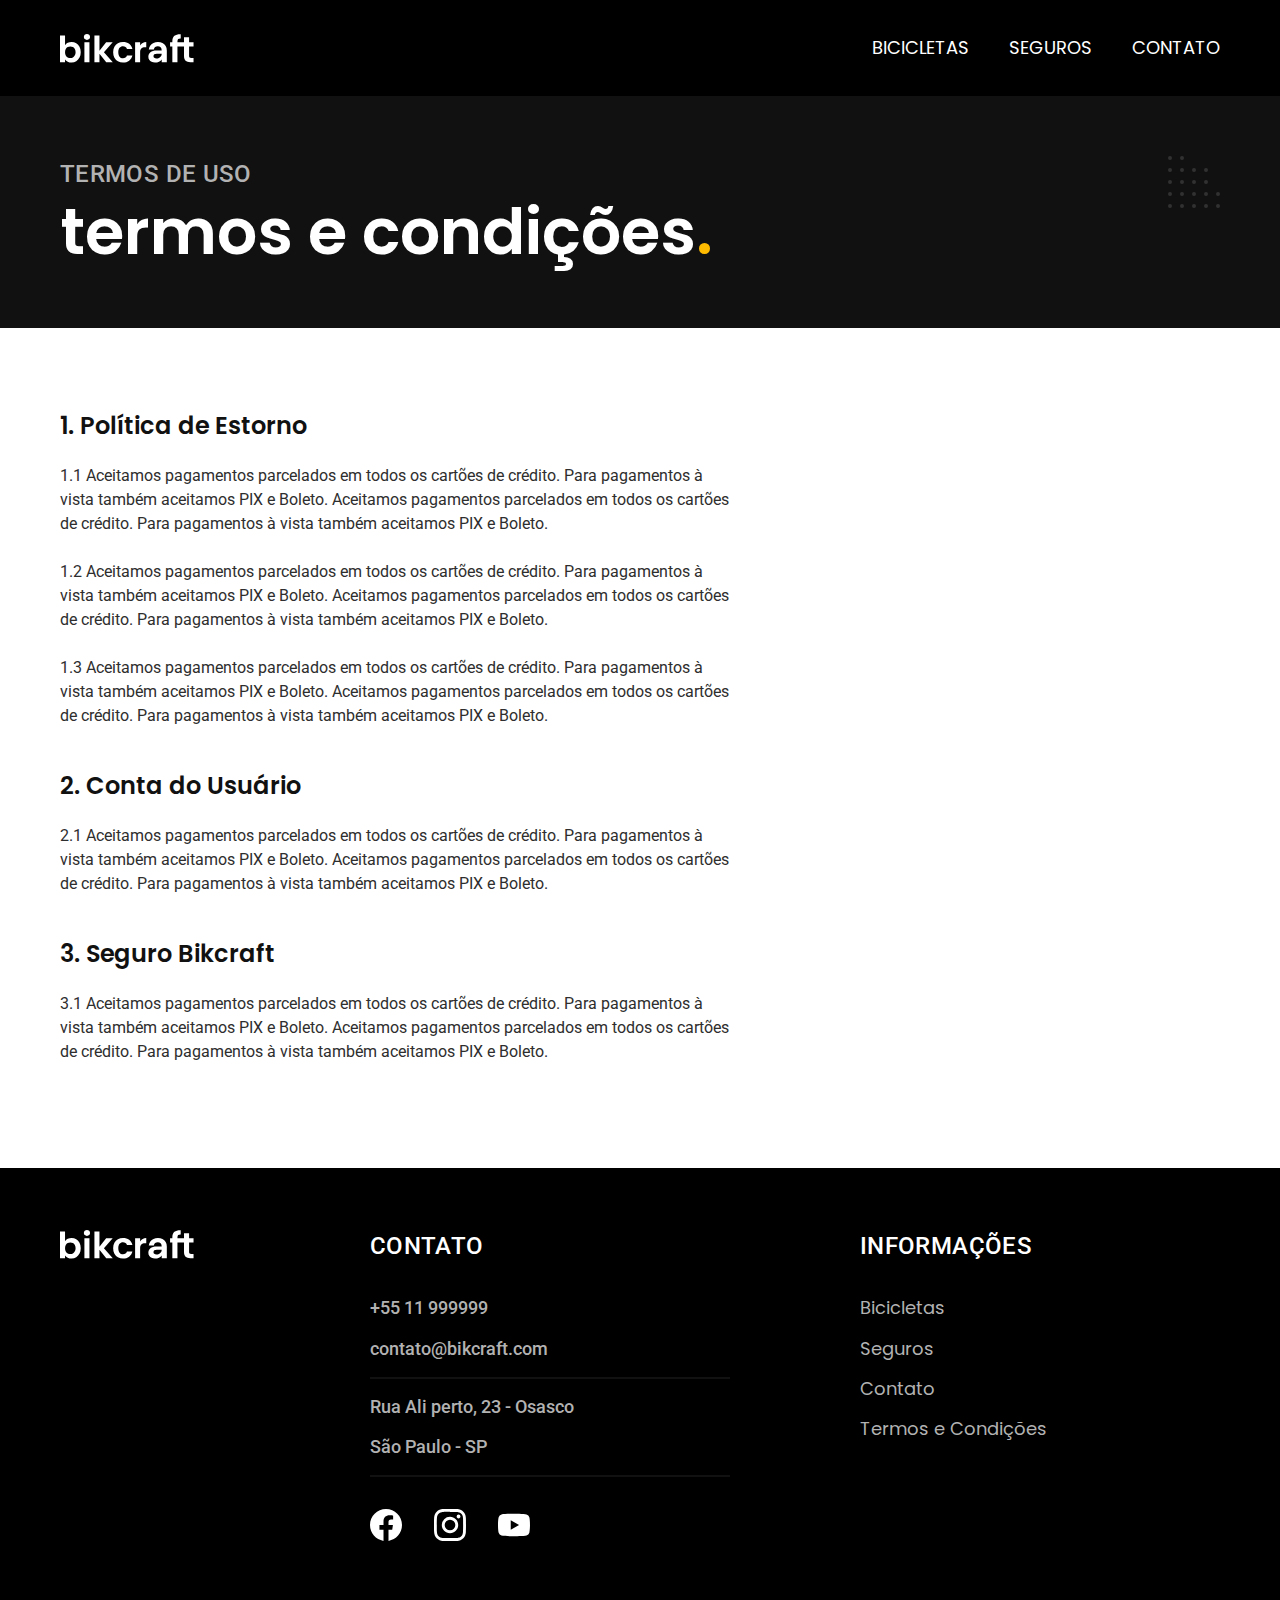
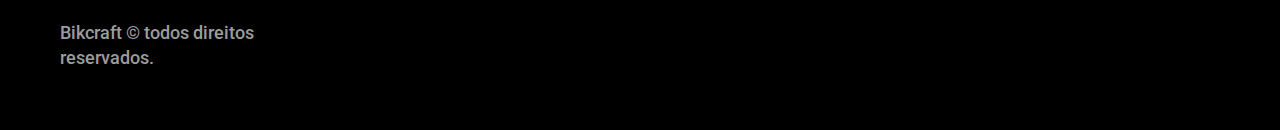
<file: termos.html>
<!DOCTYPE html>
<html lang="pt-br">
<head>
    <meta charset="UTF-8">
    <meta name="viewport" content="width=device-width, initial-scale=1.0">
    <meta name="description" content="Termos e Condições da Bickcraft">
    <link rel="icon" href="./img/icones/bikefav.svg" type="image/svg+xml">
    <link rel="preload" href="./style.css" as="style">
    <link rel="stylesheet" href="./style.css">
    <link rel="preconnect" href="https://fonts.googleapis.com">
    <link rel="preconnect" href="https://fonts.gstatic.com" crossorigin>
    <link href="https://fonts.googleapis.com/css2?family=Merriweather:ital,wght@1,900&family=Poppins:wght@400;600&family=Roboto:ital,wght@0,500;1,400&display=swap" rel="stylesheet">
    <title>Termos e Condições | Bickcraft </title>
</head>
<body id="termos">
    <header class="header-bg">
        <div class="header container">
            <a href="./index.html"><img src="./img/bikcraft.svg" alt="Bikcraft">
            </a>
        
        <nav aria-label="primaria">
            <ul class="header-menu font-1-m cor-0">
                <li><a href="./bicicletas.html">BICICLETAS</a></li>
                <li><a href="./seguros.html">SEGUROS</a></li>
                <li><a href="./contato.html">CONTATO</a></li>
            </ul>
        </nav>
    </div>
    </header>

    <main>
        <div class="titulo-bg">
            <div class="titulo container">
                <p class="font-2-l-b cor-5">Termos de uso</p>
                <h1 class="font-1-xxl cor-0" >termos e condições<span class="cor-p1">.</span></h1>
            </div>
        </div>

        <div class="termos container font-2-s cor-10">
            <h2 class="font-1-l cor-11">1. Política de Estorno</h2>
                <p>1.1 Aceitamos pagamentos parcelados em todos os cartões de 
                    crédito. Para pagamentos à vista também aceitamos PIX e Boleto. 
                    Aceitamos pagamentos parcelados em todos os cartões de crédito. 
                    Para pagamentos à vista também aceitamos PIX e Boleto.</p>
                <p>1.2 Aceitamos pagamentos parcelados em todos os cartões de 
                    crédito. Para pagamentos à vista também aceitamos PIX e Boleto. 
                    Aceitamos pagamentos parcelados em todos os cartões de crédito. 
                    Para pagamentos à vista também aceitamos PIX e Boleto.</p>
                <p>1.3 Aceitamos pagamentos parcelados em todos os cartões de 
                    crédito. Para pagamentos à vista também aceitamos PIX e Boleto. 
                    Aceitamos pagamentos parcelados em todos os cartões de crédito. 
                    Para pagamentos à vista também aceitamos PIX e Boleto.</p>
            
            <h2 class="font-1-l cor-11">2. Conta do Usuário</h2>
                <p>2.1 Aceitamos pagamentos parcelados em todos os cartões de 
                    crédito. Para pagamentos à vista também aceitamos PIX e Boleto. 
                    Aceitamos pagamentos parcelados em todos os cartões de crédito. 
                    Para pagamentos à vista também aceitamos PIX e Boleto.</p>
            
            <h2 class="font-1-l cor-11">3. Seguro Bikcraft</h2>
                <p>3.1 Aceitamos pagamentos parcelados em todos os cartões de 
                    crédito. Para pagamentos à vista também aceitamos PIX e Boleto. 
                    Aceitamos pagamentos parcelados em todos os cartões de crédito. 
                    Para pagamentos à vista também aceitamos PIX e Boleto.</p>
                
        </div>
    </main>

    <footer class="footer-bg">
        <div class="footer container">
            <img src="./img/bikcraft.svg" alt="Bikcraft">
            <div class="footer-contato">
                <h3 class="font-2-l-b cor-0">Contato</h3>
                <ul class="cor-5 font-2-m">
                    <li><a href="tel:+5511999999">+55 11 999999</a></li>
                    <li><a href="mailto:contato@bikcraft.com">contato@bikcraft.com</a></li>
                    <li>Rua Ali perto, 23 - Osasco</li>
                    <li>São Paulo - SP</li>
                </ul>
                <div class="footer-redes">
                    <a href="./index.html">
                        <img src="./img/redes/facebook.svg" alt="facebook" >
                    </a>
                    <a href="./index.html">
                        <img src="./img/redes/instagram.svg" alt="insta">
                    </a>
                    <a href="./index.html">
                        <img src="./img/redes/youtube.svg" alt="youtube">
                    </a>
                </div>
            </div>
            <div class="footer-info">
                <h3 class="font-2-l-b cor-0">Informações</h3>
                <nav>
                    <ul class="font-1-m cor-5">
                        <li><a href="./bicicletas.html">Bicicletas</a></li>
                        <li><a href="./seguros.html">Seguros</a></li>
                        <li><a href="./contato.html">Contato</a></li>
                        <li><a href="./termos.html">Termos e Condições</a></li>
                    </ul>
                </nav>
             </div>
             <p class=" footer-cop font-2-m cor-6">Bikcraft © todos direitos reservados.</p>
        </div>
 </footer>
  
 <script src="./js/script.js"></script>

</body>
</file>
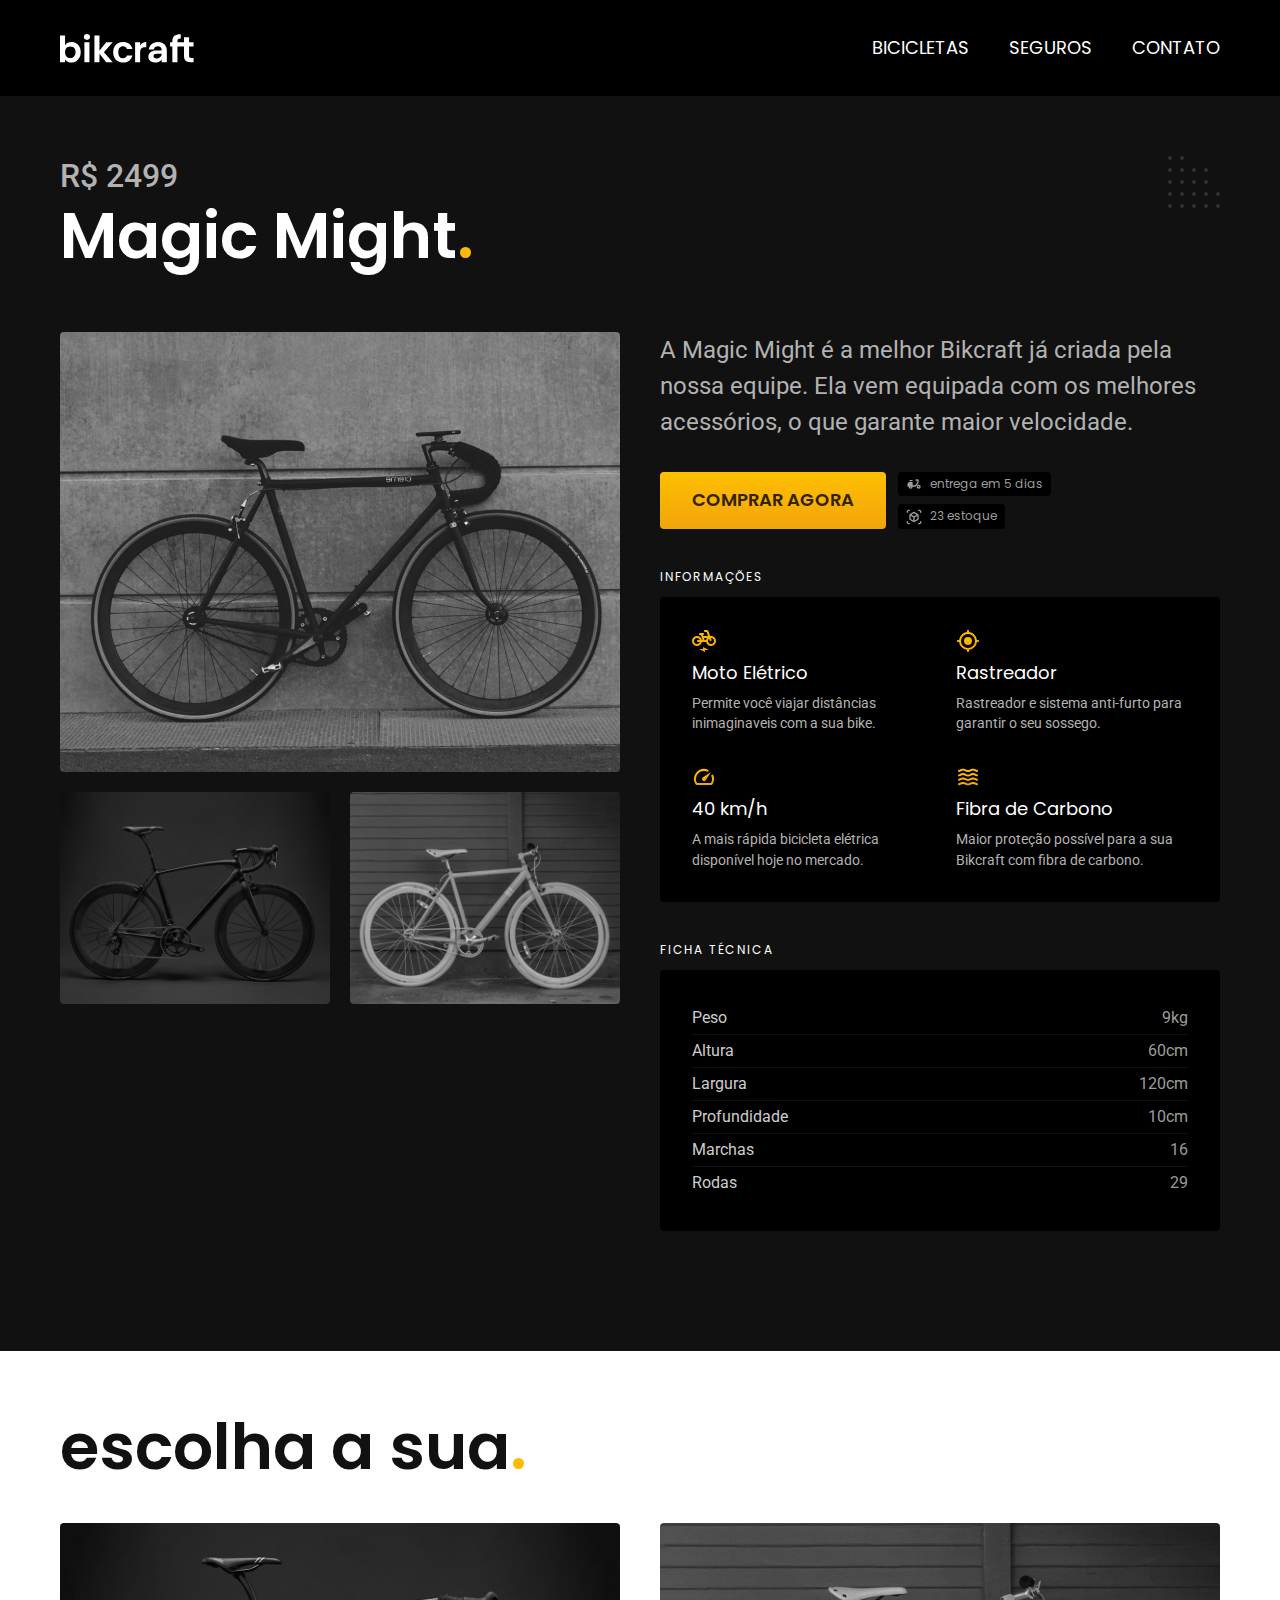
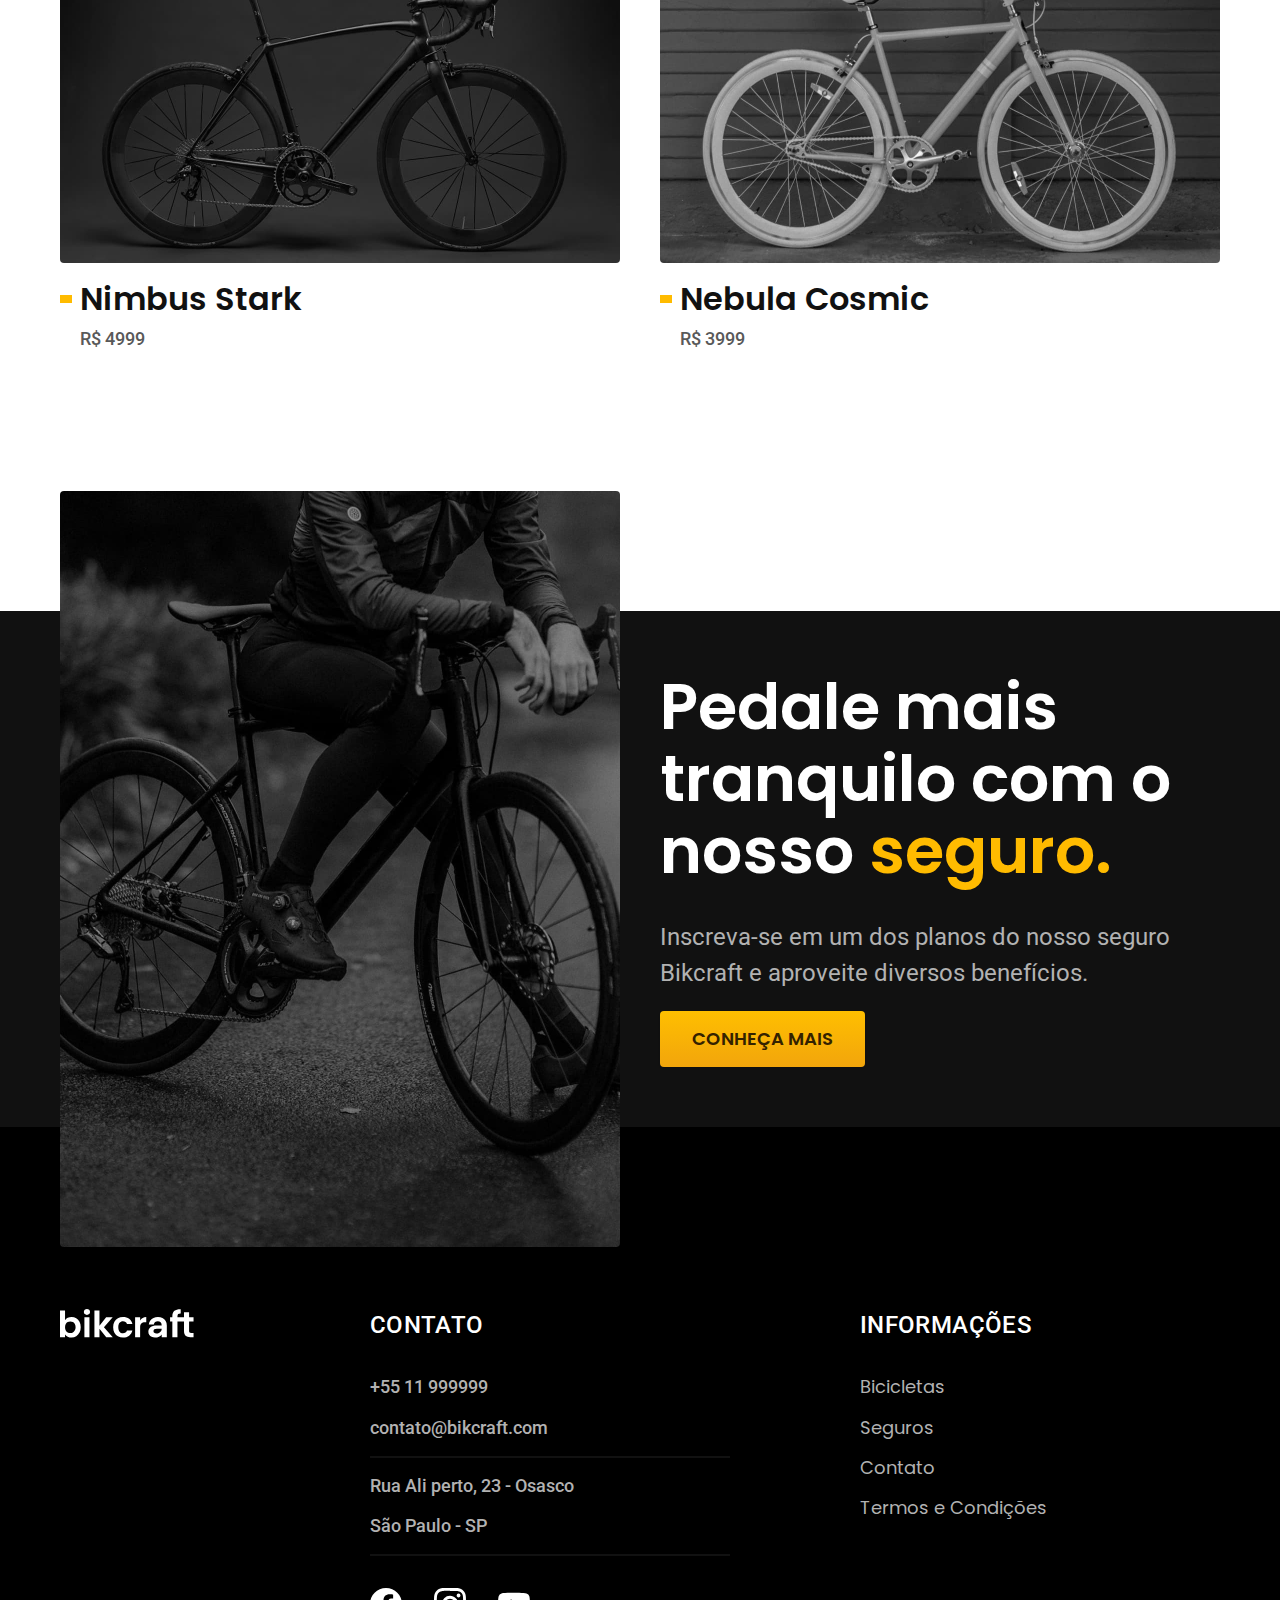
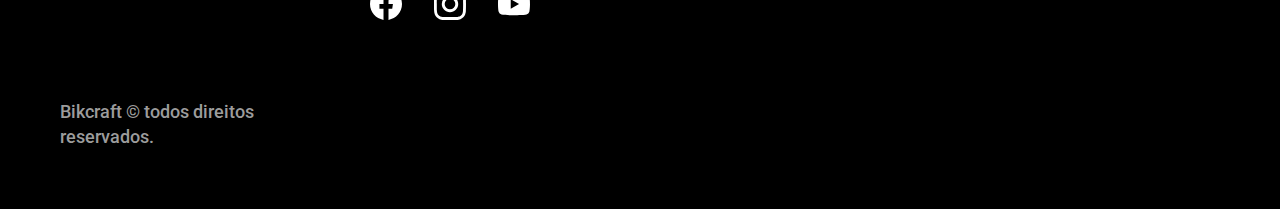
<file: bicicletas/magic.html>
<!DOCTYPE html>
<html lang="pt-br">
<head>
    <meta charset="UTF-8">
    <meta name="viewport" content="width=device-width, initial-scale=1.0">
    <meta name="description" content="Termos e Condições da Bickcraft">
    <link rel="icon" href="../img/icones/bikefav.svg" type="image/svg+xml">
    <link rel="stylesheet" href="../style.css">
    <link rel="preconnect" href="https://fonts.googleapis.com">
    <link rel="preconnect" href="https://fonts.gstatic.com" crossorigin>
    <link href="https://fonts.googleapis.com/css2?family=Merriweather:ital,wght@1,900&family=Poppins:wght@400;600&family=Roboto:ital,wght@0,500;1,400&display=swap" rel="stylesheet">
    <title> Magic Might | Bickcraft </title>
</head>
<body id="bicicleta">
    <header class="header-bg">
        <div class="header container">
            <a href="../index.html"><img src="../img/bikcraft.svg" alt="Bikcraft">
            </a>
        
        <nav aria-label="primaria">
            <ul class="header-menu font-1-m cor-0">
                <li><a href="../bicicletas.html">BICICLETAS</a></li>
                <li><a href="../seguros.html">SEGUROS</a></li>
                <li><a href="../contato.html">CONTATO</a></li>
            </ul>
        </nav>
    </div>
    </header>

    <main class="titulo-bg">
        <div>
            <div class="titulo container">
                <p class="font-2-xl  cor-5">R$ 2499</p>
                <h1 class="font-1-xxl cor-0">Magic Might<span class="cor-p1">.</span></h1>
            </div>
        </div>

        <div class="bicicleta container">
            <div class="bicicleta-imagens">
                <img src="../img/bicicleta/nimbus2.jpg" alt="">
                <img src="../img/bicicleta/nimbus1.jpg" alt="">
                <img src="../img/bicicleta/nimbus3.jpg" alt="">
            </div>
            <div class="bicicleta-conteudo">
                <p class="font-2-l cor-5">A Magic Might é a melhor Bikcraft já criada pela nossa equipe. 
                Ela vem equipada com os melhores acessórios, o que garante maior velocidade.</p>
                <div class="bicicleta-comprar">
                    <a class="botao" href="../orcamento.html?tipo=bickcraft&prduto=magic">Comprar agora</a>
                    <span class="font-1-xs cor-6"><img src="../img/icones/entrega.svg"> entrega em 5 dias</span>
                    <span class="font-1-xs cor-6"><img src="../img/icones/estoque.svg"> 23 estoque</span>
                </div>
            

            <h2 class="font-1-xs cor-0">Informações</h2>
            <ul class="bicicleta-informacoes">
                <li>
                    <img src="../img/icones/eletrica.svg" alt="">
                    <h3 class="font-1-m cor-0">Moto Elétrico</h3>
                    <p class="font-2-xs cor-5">Permite você viajar distâncias inimaginaveis com a sua bike.</p>
                </li>

                <li>
                    <img src="../img/icones/rastreador.svg" alt="">
                    <h3 class="font-1-m cor-0">Rastreador</h3>
                    <p class="font-2-xs cor-5">Rastreador e sistema anti-furto para garantir o seu sossego.<p>
                </li>

                <li>
                    <img src="../img/icones/velocidade.svg" alt="">
                    <h3 class="font-1-m cor-0">40 km/h</h3>
                    <p class="font-2-xs cor-5">A mais rápida bicicleta elétrica disponível hoje no mercado.
                    </p>
                </li>

                <li>
                    <img src="../img/icones/carbono.svg" alt="">
                    <h3 class="font-1-m cor-0">Fibra de Carbono</h3>
                    <p class="font-2-xs cor-5">Maior proteção possível para a sua Bikcraft com fibra de carbono.</p>
                </li>
            </ul>
            <h2 class="font-1-xs cor-0">Ficha técnica</h2>
            <ul class="bicicleta-ficha font-2-s cor-4">
                <li>Peso <span>9kg</span></li>
                <li>Altura <span>60cm</span></li>
                <li>Largura <span>120cm</span></li>
                <li>Profundidade<span>10cm</span></li>
                <li>Marchas<span>16</span></li>
                <li>Rodas<span>29</span></li>
            </ul>
        </div>
        </div>

    </main>

    <article class="bicicletas-listas container ">
        <h2 class="font-1-xxl">escolha a sua<span class="cor-p1">.</span></h2>
    
        <ul>
            <li>
                <a href="./nimbus.html">
                <img src="../img/bicicletas/nimbus.jpg" alt="Bicicleta nimbus">
                <h3 class="font-1-xl">Nimbus Stark</h3>
                <span class="font-2-m cor-8">R$ 4999</span>
                </a>
            </li>

            <li>
                <a href="./nebula.html">
                <img src="../img/bicicletas/nebula.jpg" alt="Bicicleta Nebula">
                <h3 class="font-1-xl">Nebula Cosmic</h3>
                <span class="font-2-m cor-8">R$ 3999</span>
                </a>
            </li>
        </ul>
    </article>
     
    <article class="seguro-bg">
        <div class="seguro container">
            <div class="seguro-imagem">
                <img src="../img/fotos/seguros.jpg" alt="">
            </div>
            <div class="seguro-conteudo">
                <h2 class="font-1-xxl cor-0">Pedale mais tranquilo com o nosso <span class="cor-p1">seguro.</span></h2>
                <p class="font-2-l cor-5">Inscreva-se em um dos planos do nosso seguro
                    Bikcraft e aproveite diversos benefícios.
                    </p>
                    <a class="botao" href="../seguros.html">Conheça mais</a>
            </div>
        </div>
    </article>

    <footer class="footer-bg">
        <div class="footer container">
            <img src="../img/bikcraft.svg" alt="Bikcraft">
            <div class="footer-contato">
                <h3 class="font-2-l-b cor-0">Contato</h3>
                <ul class="cor-5 font-2-m">
                    <li><a href="tel:+5511999999">+55 11 999999</a></li>
                    <li><a href="mailto:contato@bikcraft.com">contato@bikcraft.com</a></li>
                    <li>Rua Ali perto, 23 - Osasco</li>
                    <li>São Paulo - SP</li>
                </ul>
                <div class="footer-redes">
                    <a href="../index.html">
                        <img src="../img/redes/facebook.svg" alt="facebook" >
                    </a>
                    <a href="../index.html">
                        <img src="../img/redes/instagram.svg" alt="insta">
                    </a>
                    <a href="../index.html">
                        <img src="../img/redes/youtube.svg" alt="youtube">
                    </a>
                </div>
            </div>
            <div class="footer-info">
                <h3 class="font-2-l-b cor-0">Informações</h3>
                <nav>
                    <ul class="font-1-m cor-5">
                        <li><a href="../bicicletas.html">Bicicletas</a></li>
                        <li><a href="../seguros.html">Seguros</a></li>
                        <li><a href="../contato.html">Contato</a></li>
                        <li><a href="../termos.html">Termos e Condições</a></li>
                    </ul>
                </nav>
             </div>
             <p class=" footer-cop font-2-m cor-6">Bikcraft © todos direitos reservados.</p>
        </div>
 </footer>

 <script src="../js/script.js"></script>


</body>
</file>
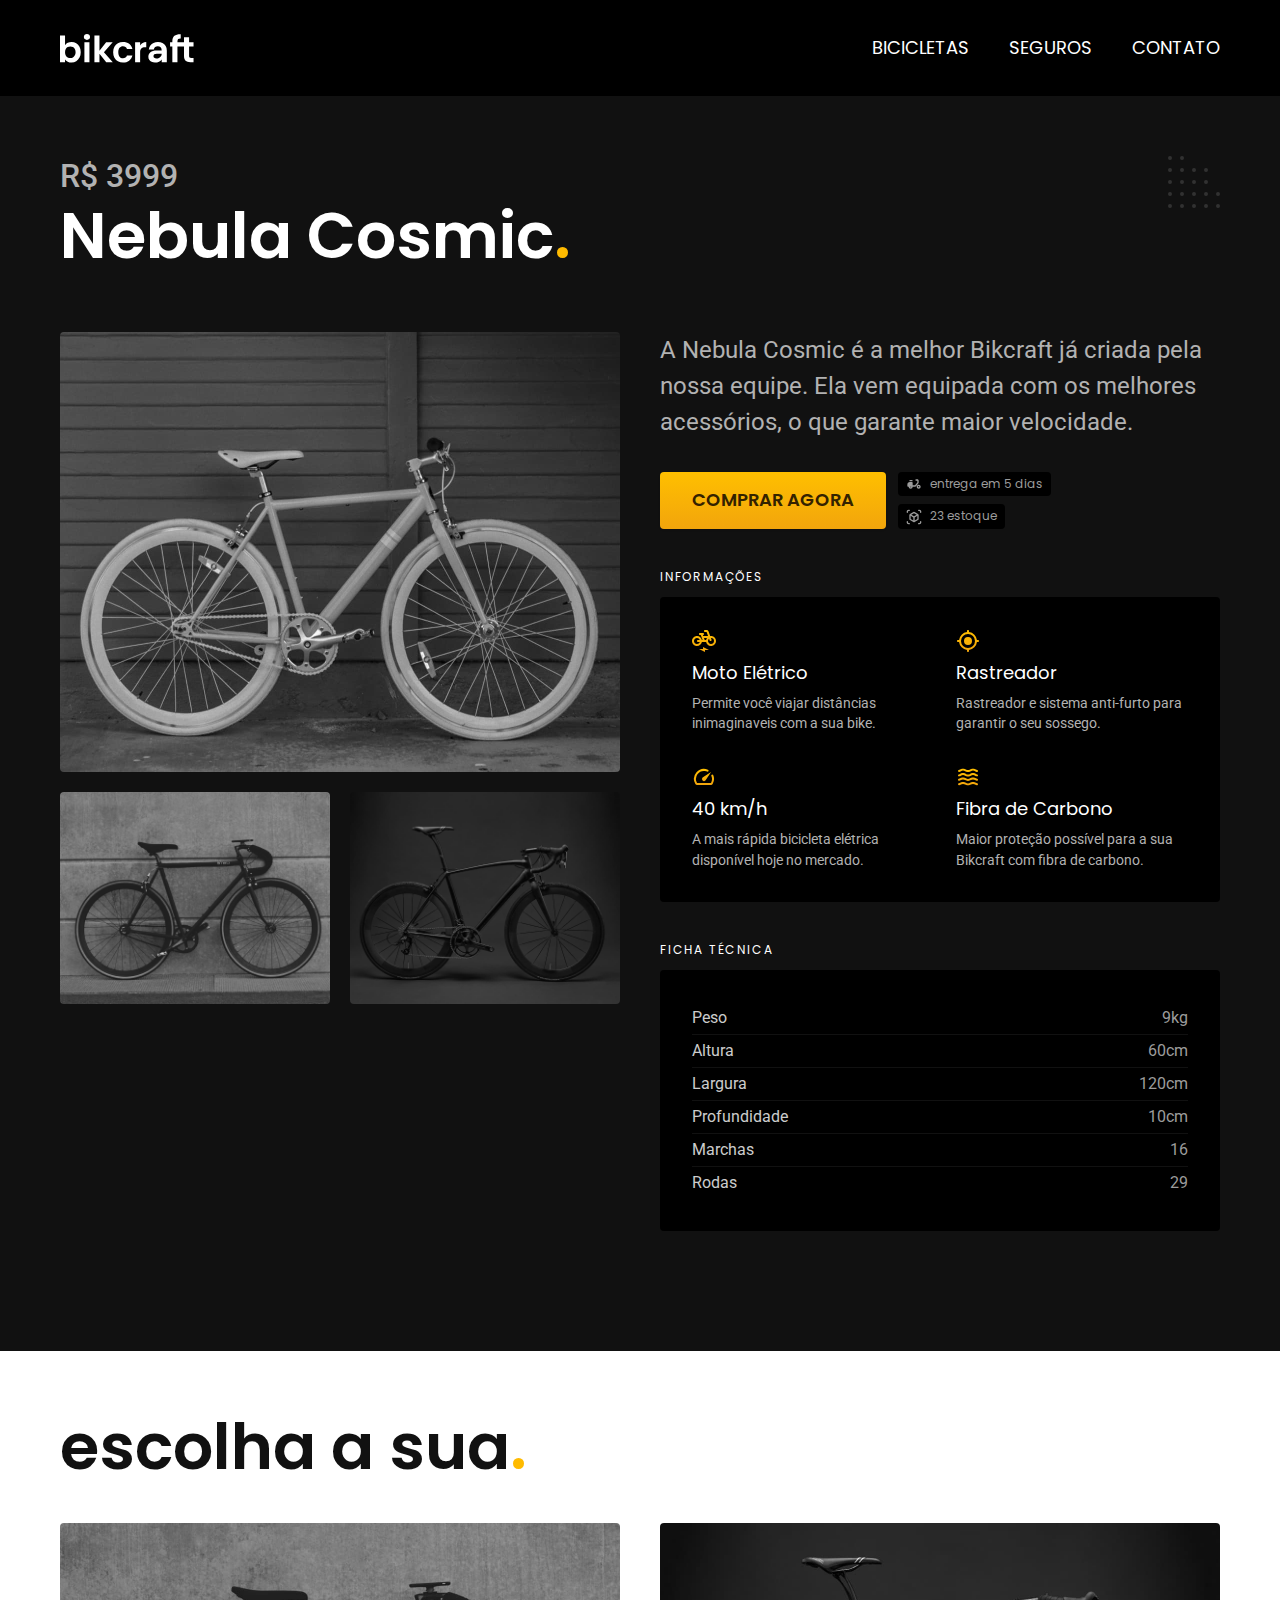
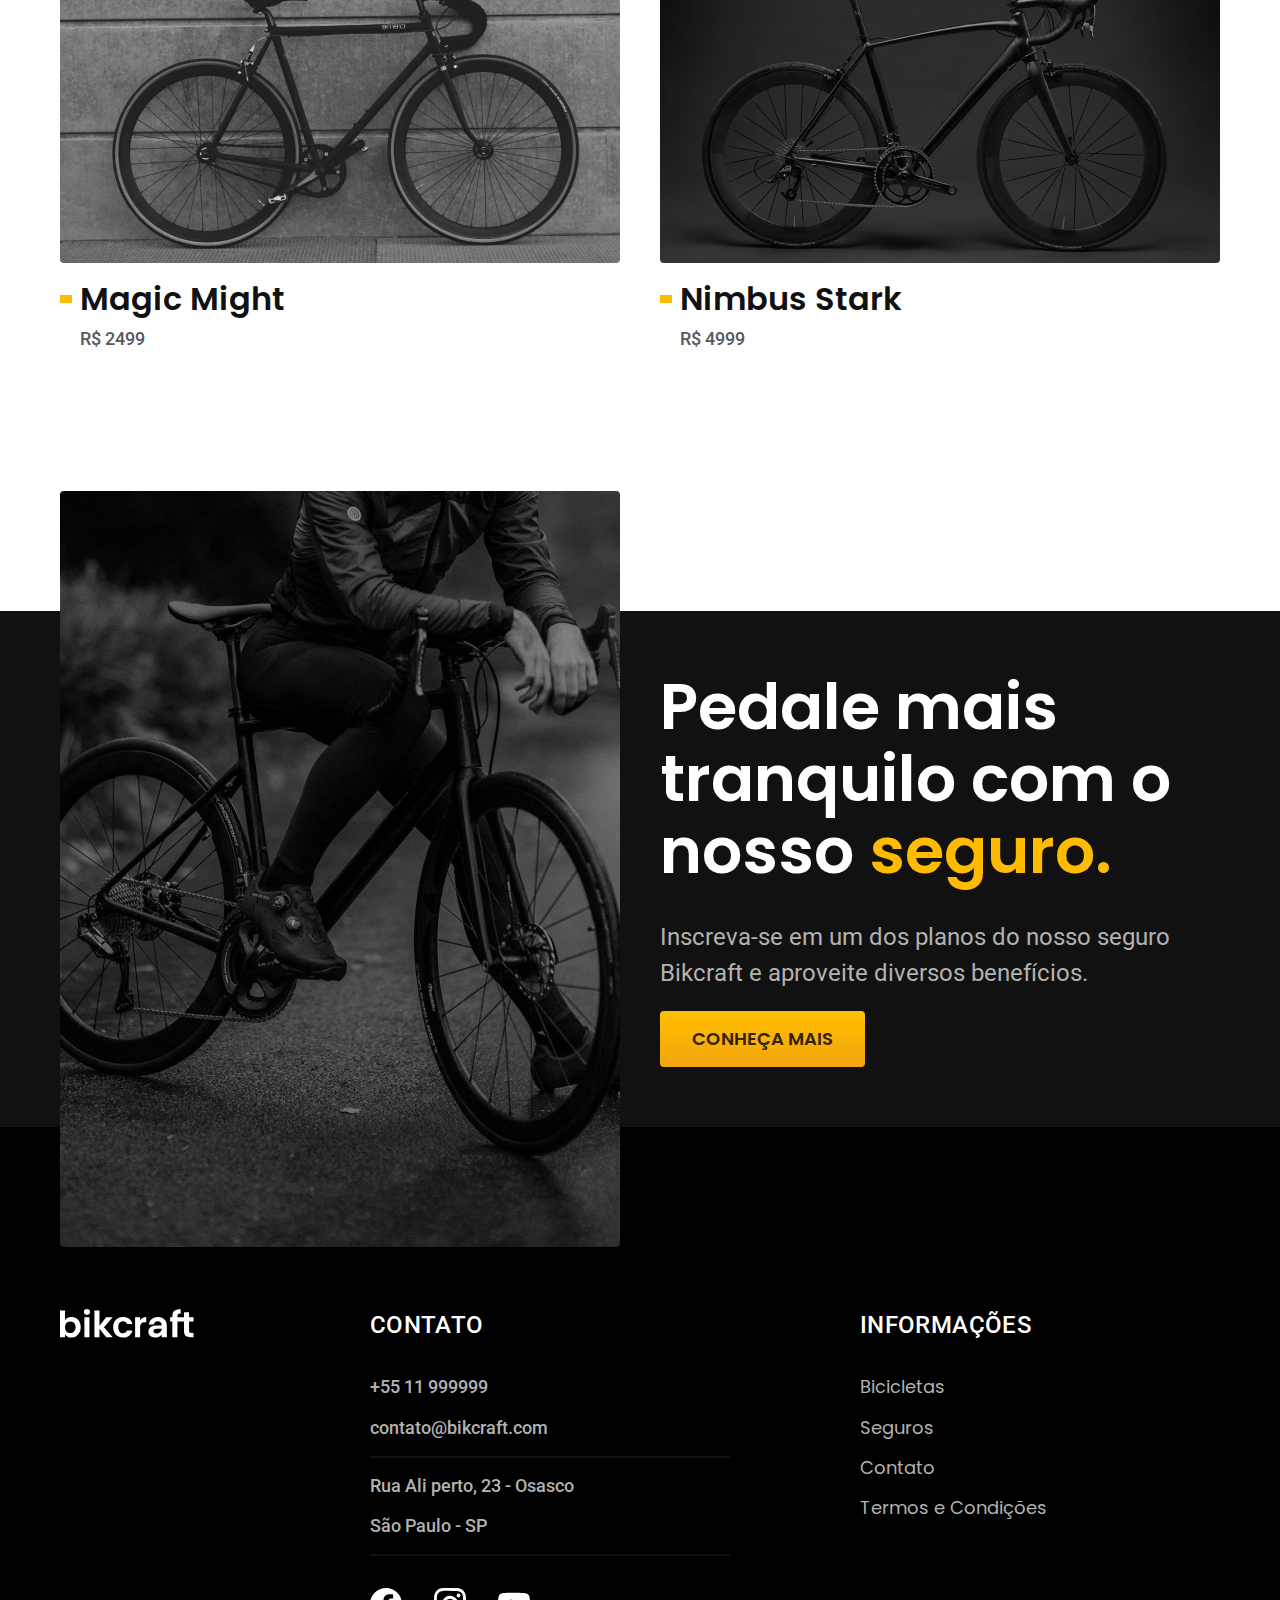
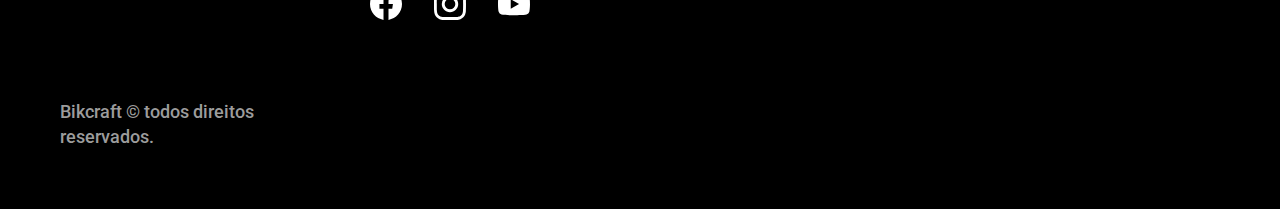
<file: bicicletas/nebula.html>
<!DOCTYPE html>
<html lang="pt-br">
<head>
    <meta charset="UTF-8">
    <meta name="viewport" content="width=device-width, initial-scale=1.0">
    <meta name="description" content="Termos e Condições da Bickcraft">
    <link rel="icon" href="../img/icones/bikefav.svg" type="image/svg+xml">
    <link rel="stylesheet" href="../style.css">
    <link rel="preconnect" href="https://fonts.googleapis.com">
    <link rel="preconnect" href="https://fonts.gstatic.com" crossorigin>
    <link href="https://fonts.googleapis.com/css2?family=Merriweather:ital,wght@1,900&family=Poppins:wght@400;600&family=Roboto:ital,wght@0,500;1,400&display=swap" rel="stylesheet">
    <title> Nebula Cosmic | Bickcraft </title>
</head>
<body id="bicicleta">
    <header class="header-bg">
        <div class="header container">
            <a href="../index.html"><img src="../img/bikcraft.svg" alt="Bikcraft">
            </a>
        
        <nav aria-label="primaria">
            <ul class="header-menu font-1-m cor-0">
                <li><a href="../bicicletas.html">BICICLETAS</a></li>
                <li><a href="../seguros.html">SEGUROS</a></li>
                <li><a href="../contato.html">CONTATO</a></li>
            </ul>
        </nav>
    </div>
    </header>

    <main class="titulo-bg">
        <div>
            <div class="titulo container">
                <p class="font-2-xl  cor-5">R$ 3999</p>
                <h1 class="font-1-xxl cor-0" >Nebula Cosmic<span class="cor-p1">.</span></h1>
            </div>
        </div>

        <div class="bicicleta container">
            <div class="bicicleta-imagens">
                <img src="../img/bicicleta/nimbus3.jpg" alt="">
                <img src="../img/bicicleta/nimbus2.jpg" alt="">
                <img src="../img/bicicleta/nimbus1.jpg" alt="">
            </div>
            <div class="bicicleta-conteudo">
                <p class="font-2-l cor-5">A Nebula Cosmic é a melhor Bikcraft já criada pela nossa equipe. 
                Ela vem equipada com os melhores acessórios, o que garante maior velocidade.</p>
                <div class="bicicleta-comprar">
                    <a class="botao" href="../orcamento.html?tipo=bickcraft&prduto=nebula">Comprar agora</a>
                    <span class="font-1-xs cor-6"><img src="../img/icones/entrega.svg"> entrega em 5 dias</span>
                    <span class="font-1-xs cor-6"><img src="../img/icones/estoque.svg"> 23 estoque</span>
                </div>
            

            <h2 class="font-1-xs cor-0">Informações</h2>
            <ul class="bicicleta-informacoes">
                <li>
                    <img src="../img/icones/eletrica.svg" alt="">
                    <h3 class="font-1-m cor-0">Moto Elétrico</h3>
                    <p class="font-2-xs cor-5">Permite você viajar distâncias inimaginaveis com a sua bike.</p>
                </li>

                <li>
                    <img src="../img/icones/rastreador.svg" alt="">
                    <h3 class="font-1-m cor-0">Rastreador</h3>
                    <p class="font-2-xs cor-5">Rastreador e sistema anti-furto para garantir o seu sossego.<p>
                </li>

                <li>
                    <img src="../img/icones/velocidade.svg" alt="">
                    <h3 class="font-1-m cor-0">40 km/h</h3>
                    <p class="font-2-xs cor-5">A mais rápida bicicleta elétrica disponível hoje no mercado.
                    </p>
                </li>

                <li>
                    <img src="../img/icones/carbono.svg" alt="">
                    <h3 class="font-1-m cor-0">Fibra de Carbono</h3>
                    <p class="font-2-xs cor-5">Maior proteção possível para a sua Bikcraft com fibra de carbono.</p>
                </li>
            </ul>
            <h2 class="font-1-xs cor-0">Ficha técnica</h2>
            <ul class="bicicleta-ficha font-2-s cor-4">
                <li>Peso <span>9kg</span></li>
                <li>Altura <span>60cm</span></li>
                <li>Largura <span>120cm</span></li>
                <li>Profundidade<span>10cm</span></li>
                <li>Marchas<span>16</span></li>
                <li>Rodas<span>29</span></li>
            </ul>
        </div>
        </div>

    </main>

    <article class="bicicletas-listas container ">
        <h2 class="font-1-xxl">escolha a sua<span class="cor-p1">.</span></h2>
    
        <ul>
            <li>
                <a href="./magic.html">
                <img src="../img/bicicletas/magic.jpg" alt="Bicicleta magic">
                <h3 class="font-1-xl">Magic Might</h3>
                <span class="font-2-m cor-8">R$ 2499</span>
                </a>
            </li>

            <li>
                <a href="./nimbus.html">
                <img src="../img/bicicletas/nimbus.jpg" alt="Bicicleta nimbus">
                <h3 class="font-1-xl">Nimbus Stark</h3>
                <span class="font-2-m cor-8">R$ 4999</span>
                </a>
            </li>
        </ul>
    </article>
     
    <article class="seguro-bg">
        <div class="seguro container">
            <div class="seguro-imagem">
                <img src="../img/fotos/seguros.jpg" alt="">
            </div>
            <div class="seguro-conteudo">
                <h2 class="font-1-xxl cor-0">Pedale mais tranquilo com o nosso <span class="cor-p1">seguro.</span></h2>
                <p class="font-2-l cor-5">Inscreva-se em um dos planos do nosso seguro
                    Bikcraft e aproveite diversos benefícios.
                    </p>
                    <a class="botao" href="../seguros.html">Conheça mais</a>
            </div>
        </div>
    </article>

    <footer class="footer-bg">
        <div class="footer container">
            <img src="../img/bikcraft.svg" alt="Bikcraft">
            <div class="footer-contato">
                <h3 class="font-2-l-b cor-0">Contato</h3>
                <ul class="cor-5 font-2-m">
                    <li><a href="tel:+5511999999">+55 11 999999</a></li>
                    <li><a href="mailto:contato@bikcraft.com">contato@bikcraft.com</a></li>
                    <li>Rua Ali perto, 23 - Osasco</li>
                    <li>São Paulo - SP</li>
                </ul>
                <div class="footer-redes">
                    <a href="../index.html">
                        <img src="../img/redes/facebook.svg" alt="facebook" >
                    </a>
                    <a href="../index.html">
                        <img src="../img/redes/instagram.svg" alt="insta">
                    </a>
                    <a href="../index.html">
                        <img src="../img/redes/youtube.svg" alt="youtube">
                    </a>
                </div>
            </div>
            <div class="footer-info">
                <h3 class="font-2-l-b cor-0">Informações</h3>
                <nav>
                    <ul class="font-1-m cor-5">
                        <li><a href="../bicicletas.html">Bicicletas</a></li>
                        <li><a href="../seguros.html">Seguros</a></li>
                        <li><a href="../contato.html">Contato</a></li>
                        <li><a href="../termos.html">Termos e Condições</a></li>
                    </ul>
                </nav>
             </div>
             <p class=" footer-cop font-2-m cor-6">Bikcraft © todos direitos reservados.</p>
        </div>
 </footer>

 <script src="../js/script.js"></script>

</body>
</file>
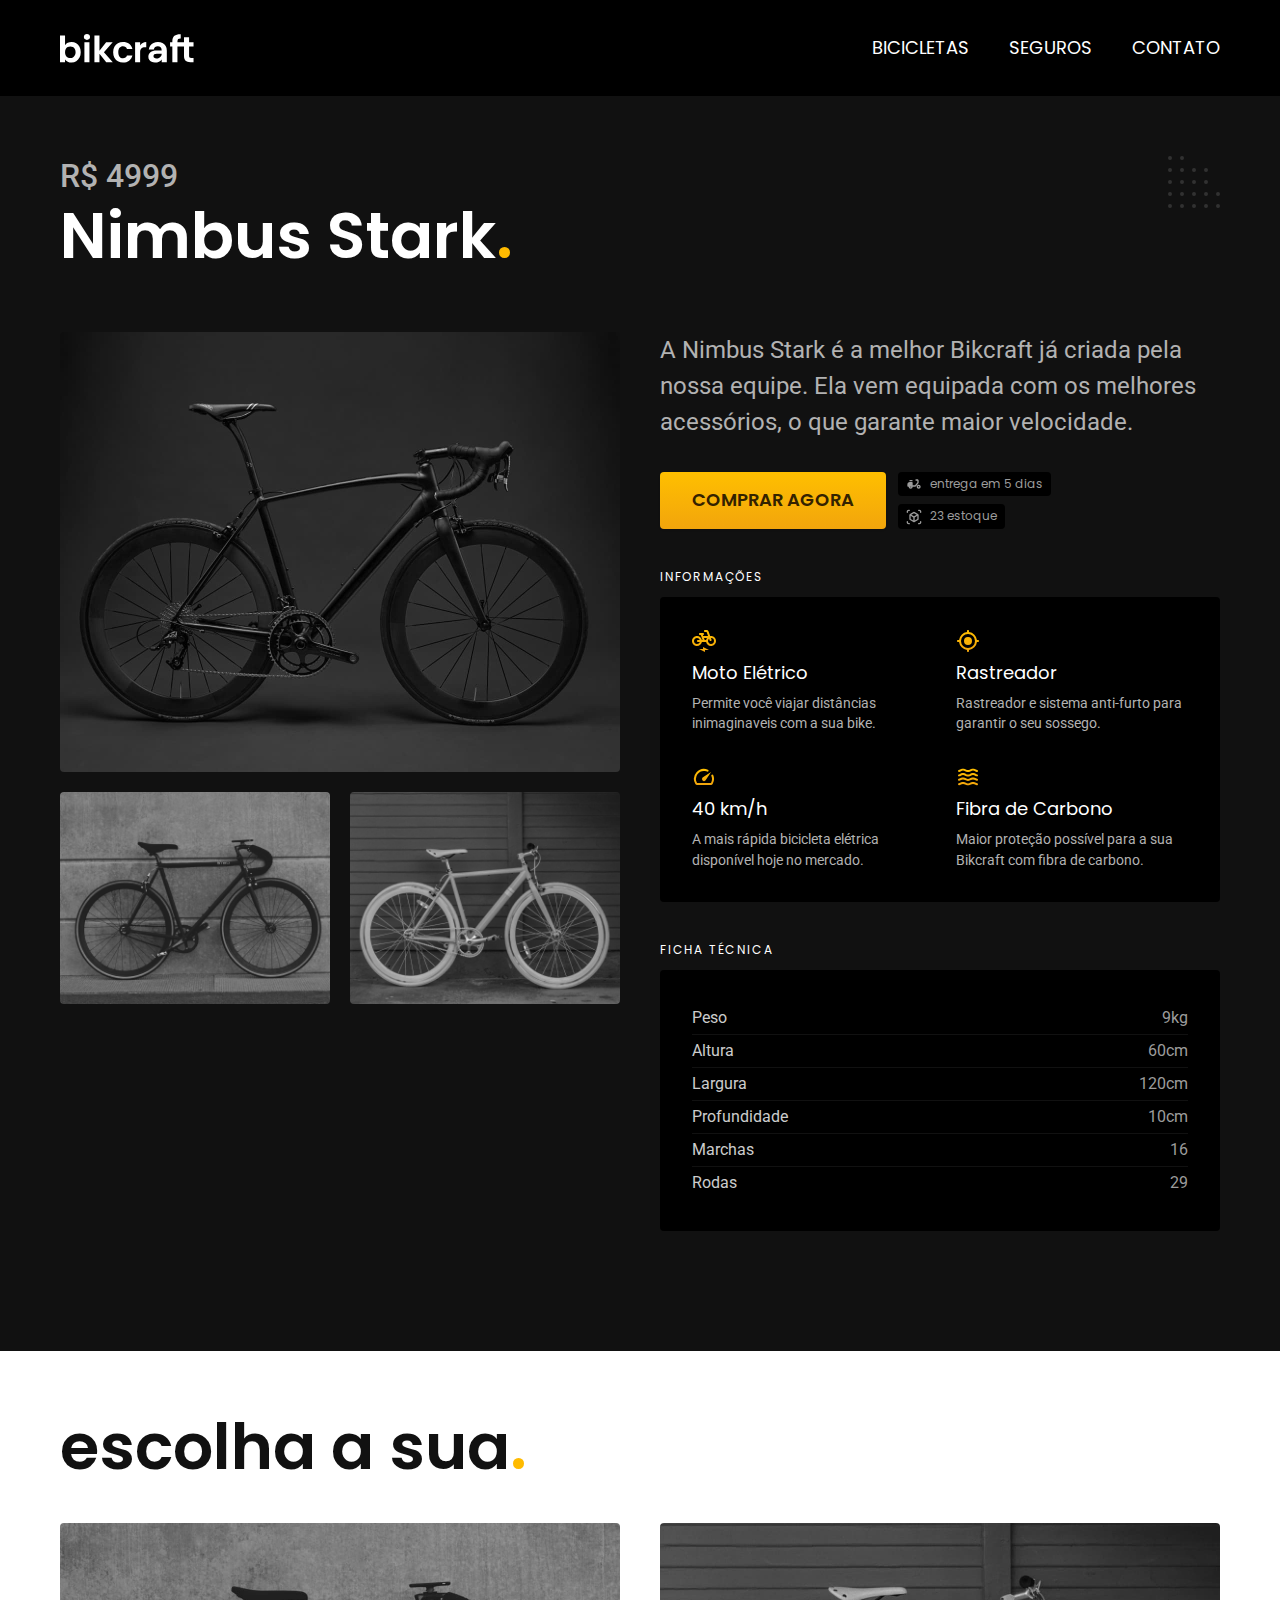
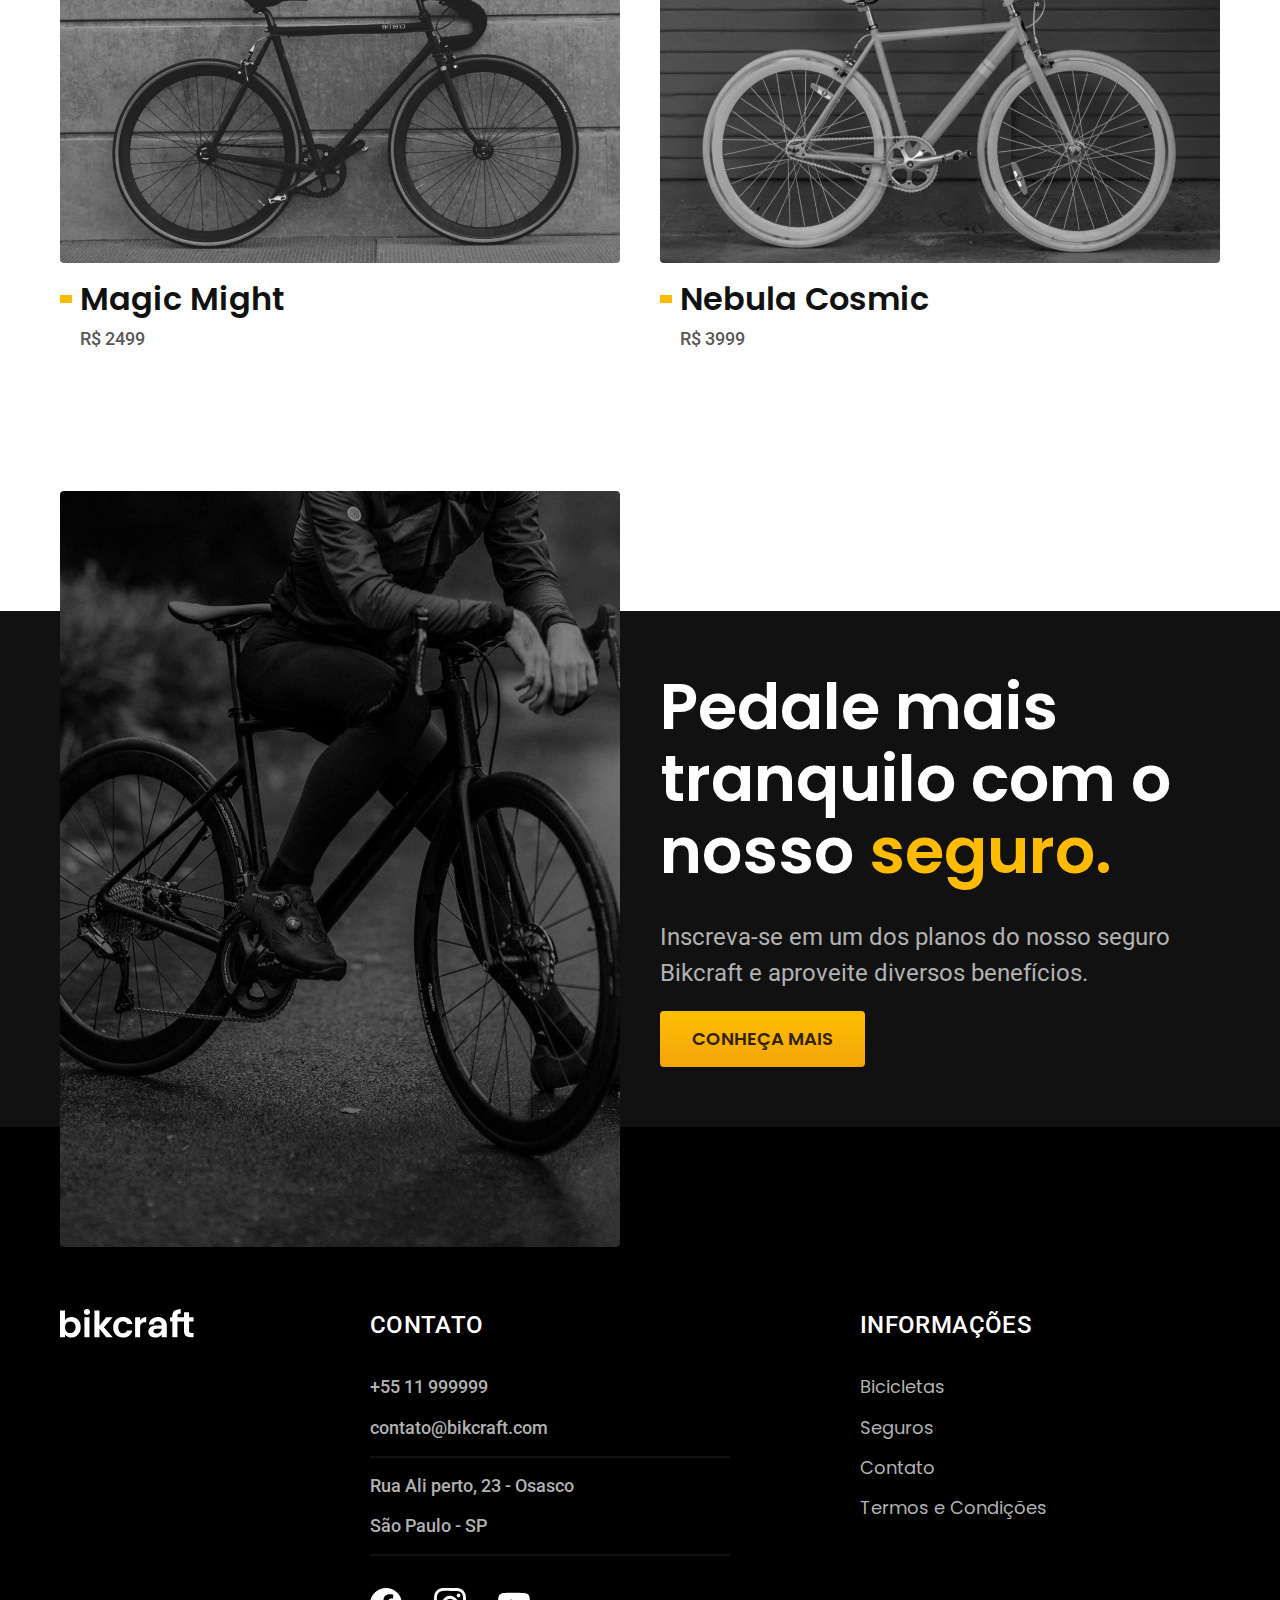
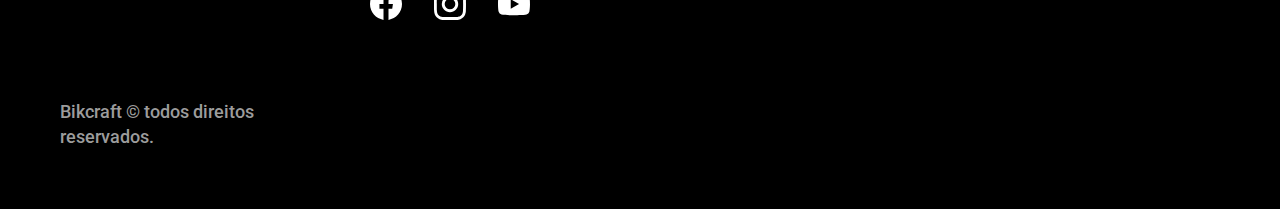
<file: bicicletas/nimbus.html>
<!DOCTYPE html>
<html lang="pt-br">
<head>
    <meta charset="UTF-8">
    <meta name="viewport" content="width=device-width, initial-scale=1.0">
    <meta name="description" content="Termos e Condições da Bickcraft">
    <link rel="icon" href="../img/icones/bikefav.svg" type="image/svg+xml">
    <link rel="stylesheet" href="../style.css">
    <link rel="preconnect" href="https://fonts.googleapis.com">
    <link rel="preconnect" href="https://fonts.gstatic.com" crossorigin>
    <link href="https://fonts.googleapis.com/css2?family=Merriweather:ital,wght@1,900&family=Poppins:wght@400;600&family=Roboto:ital,wght@0,500;1,400&display=swap" rel="stylesheet">
    <title>Nimbus Stark | Bickcraft </title>
</head>
<body id="bicicleta">
    <header class="header-bg">
        <div class="header container">
            <a href="../index.html"><img src="../img/bikcraft.svg" alt="Bikcraft">
            </a>
        
        <nav aria-label="primaria">
            <ul class="header-menu font-1-m cor-0">
                <li><a href="../bicicletas.html">BICICLETAS</a></li>
                <li><a href="../seguros.html">SEGUROS</a></li>
                <li><a href="../contato.html">CONTATO</a></li>
            </ul>
        </nav>
    </div>
    </header>

    <main class="titulo-bg">
        <div>
            <div class="titulo container">
                <p class="font-2-xl  cor-5">R$ 4999</p>
                <h1 class="font-1-xxl cor-0" >Nimbus Stark<span class="cor-p1">.</span></h1>
            </div>
        </div>

        <div class="bicicleta container">
            <div class="bicicleta-imagens">
                <img src="../img/bicicleta/nimbus1.jpg" alt="">
                <img src="../img/bicicleta/nimbus2.jpg" alt="">
                <img src="../img/bicicleta/nimbus3.jpg" alt="">
            </div>
            <div class="bicicleta-conteudo">
                <p class="font-2-l cor-5">A Nimbus Stark é a melhor Bikcraft já criada pela nossa equipe. 
                Ela vem equipada com os melhores acessórios, o que garante maior velocidade.</p>
                <div class="bicicleta-comprar">
                    <a class="botao" href="../orcamento.html?tipo=bickcraft&prduto=nimbus">Comprar agora</a>
                    <span class="font-1-xs cor-6"><img src="../img/icones/entrega.svg"> entrega em 5 dias</span>
                    <span class="font-1-xs cor-6"><img src="../img/icones/estoque.svg"> 23 estoque</span>
                </div>
            

            <h2 class="font-1-xs cor-0">Informações</h2>
            <ul class="bicicleta-informacoes">
                <li>
                    <img src="../img/icones/eletrica.svg" alt="">
                    <h3 class="font-1-m cor-0">Moto Elétrico</h3>
                    <p class="font-2-xs cor-5">Permite você viajar distâncias inimaginaveis com a sua bike.</p>
                </li>

                <li>
                    <img src="../img/icones/rastreador.svg" alt="">
                    <h3 class="font-1-m cor-0">Rastreador</h3>
                    <p class="font-2-xs cor-5">Rastreador e sistema anti-furto para garantir o seu sossego.<p>
                </li>

                <li>
                    <img src="../img/icones/velocidade.svg" alt="">
                    <h3 class="font-1-m cor-0">40 km/h</h3>
                    <p class="font-2-xs cor-5">A mais rápida bicicleta elétrica disponível hoje no mercado.
                    </p>
                </li>

                <li>
                    <img src="../img/icones/carbono.svg" alt="">
                    <h3 class="font-1-m cor-0">Fibra de Carbono</h3>
                    <p class="font-2-xs cor-5">Maior proteção possível para a sua Bikcraft com fibra de carbono.</p>
                </li>
            </ul>
            <h2 class="font-1-xs cor-0">Ficha técnica</h2>
            <ul class="bicicleta-ficha font-2-s cor-4">
                <li>Peso <span>9kg</span></li>
                <li>Altura <span>60cm</span></li>
                <li>Largura <span>120cm</span></li>
                <li>Profundidade<span>10cm</span></li>
                <li>Marchas<span>16</span></li>
                <li>Rodas<span>29</span></li>
            </ul>
        </div>
        </div>

    </main>

    <article class="bicicletas-listas container ">
        <h2 class="font-1-xxl">escolha a sua<span class="cor-p1">.</span></h2>
    
        <ul>
            <li>
                <a href="./magic.html">
                <img src="../img/bicicletas/magic.jpg" alt="Bicicleta magic">
                <h3 class="font-1-xl">Magic Might</h3>
                <span class="font-2-m cor-8">R$ 2499</span>
                </a>
            </li>

            <li>
                <a href="./nebula.html">
                <img src="../img/bicicletas/nebula.jpg" alt="Bicicleta Nebula">
                <h3 class="font-1-xl">Nebula Cosmic</h3>
                <span class="font-2-m cor-8">R$ 3999</span>
                </a>
            </li>
        </ul>
    </article>
     
    <article class="seguro-bg">
        <div class="seguro container">
            <div class="seguro-imagem">
                <img src="../img/fotos/seguros.jpg" alt="">
            </div>
            <div class="seguro-conteudo">
                <h2 class="font-1-xxl cor-0">Pedale mais tranquilo com o nosso <span class="cor-p1">seguro.</span></h2>
                <p class="font-2-l cor-5">Inscreva-se em um dos planos do nosso seguro
                    Bikcraft e aproveite diversos benefícios.
                    </p>
                    <a class="botao" href="../seguros.html">Conheça mais</a>
            </div>
        </div>
    </article>

    <footer class="footer-bg">
        <div class="footer container">
            <img src="../img/bikcraft.svg" alt="Bikcraft">
            <div class="footer-contato">
                <h3 class="font-2-l-b cor-0">Contato</h3>
                <ul class="cor-5 font-2-m">
                    <li><a href="tel:+5511999999">+55 11 999999</a></li>
                    <li><a href="mailto:contato@bikcraft.com">contato@bikcraft.com</a></li>
                    <li>Rua Ali perto, 23 - Osasco</li>
                    <li>São Paulo - SP</li>
                </ul>
                <div class="footer-redes">
                    <a href="../index.html">
                        <img src="../img/redes/facebook.svg" alt="facebook" >
                    </a>
                    <a href="../index.html">
                        <img src="../img/redes/instagram.svg" alt="insta">
                    </a>
                    <a href="../index.html">
                        <img src="../img/redes/youtube.svg" alt="youtube">
                    </a>
                </div>
            </div>
            <div class="footer-info">
                <h3 class="font-2-l-b cor-0">Informações</h3>
                <nav>
                    <ul class="font-1-m cor-5">
                        <li><a href="../bicicletas.html">Bicicletas</a></li>
                        <li><a href="../seguros.html">Seguros</a></li>
                        <li><a href="../contato.html">Contato</a></li>
                        <li><a href="../termos.html">Termos e Condições</a></li>
                    </ul>
                </nav>
             </div>
             <p class=" footer-cop font-2-m cor-6">Bikcraft © todos direitos reservados.</p>
        </div>
 </footer>

 <script src="../js/script.js"></script>

</body>
</file>
<file: style.css>
@import "./css/global/header.css";
@import "./css/global/global.css";
@import "./home/introducao.css";
@import "./css/ultilidades/cores.css";
@import "./css/ultilidades/componentes.css";
@import "./css/ultilidades/tipografia.css";
@import "./css/bicicletas/bicicletas-lista.css";
@import "./home/tecnologia.css";
@import "./home/parceiros.css";
@import "./home/depoimento.css";
@import "./seguros/seguros.css";
@import "./css/global/footer.css";
@import "./termos/termos.css";
@import "./css/bicicletas/bicicletas.css";
@import "./seguros/vantagens.css";
@import "./seguros/perguntas.css";
@import "./css/bicicletas/bicicleta.css";
@import "./bicicletas/seguro.css";
@import "./contato/contato.css";
@import "./css/ultilidades/formulario.css";
@import "./contato/lojas.css";
@import "./orcamento/orcamento.css";
@import "./css/ultilidades/animacao.css";
</file>
